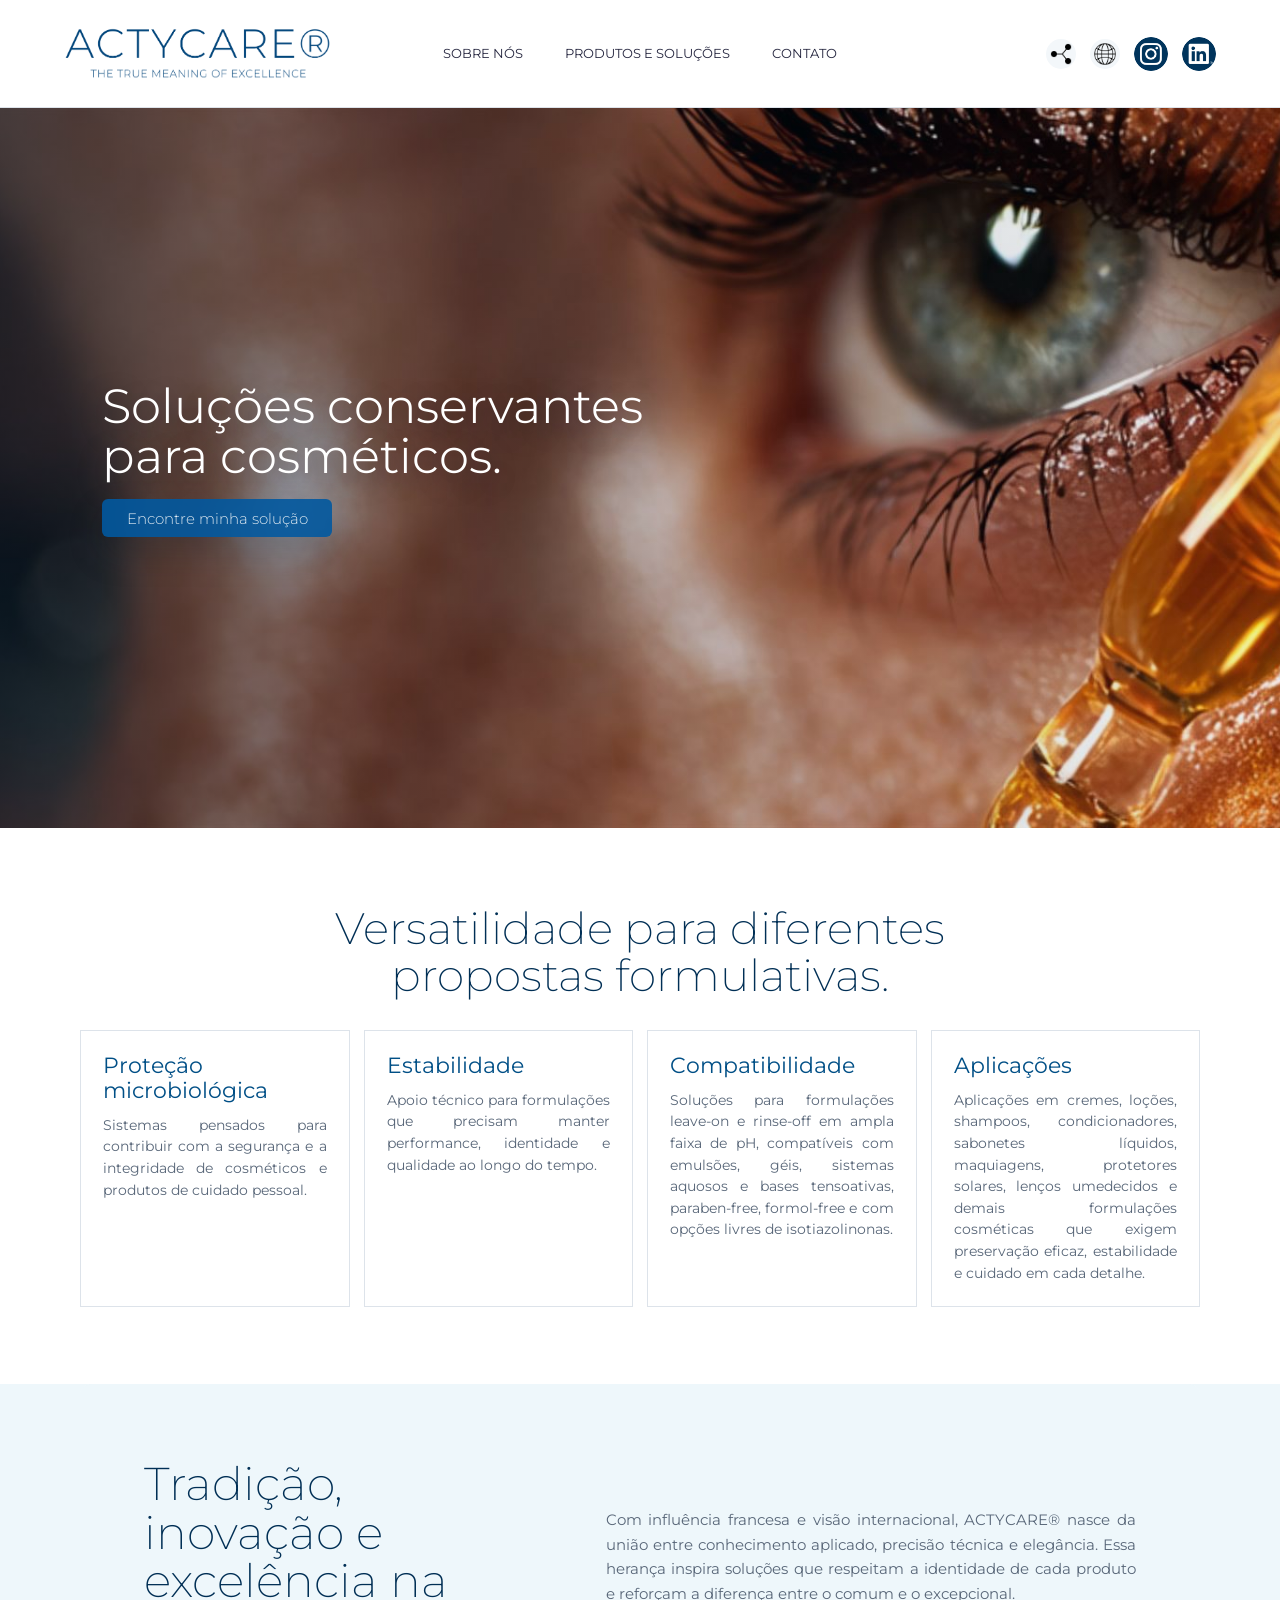
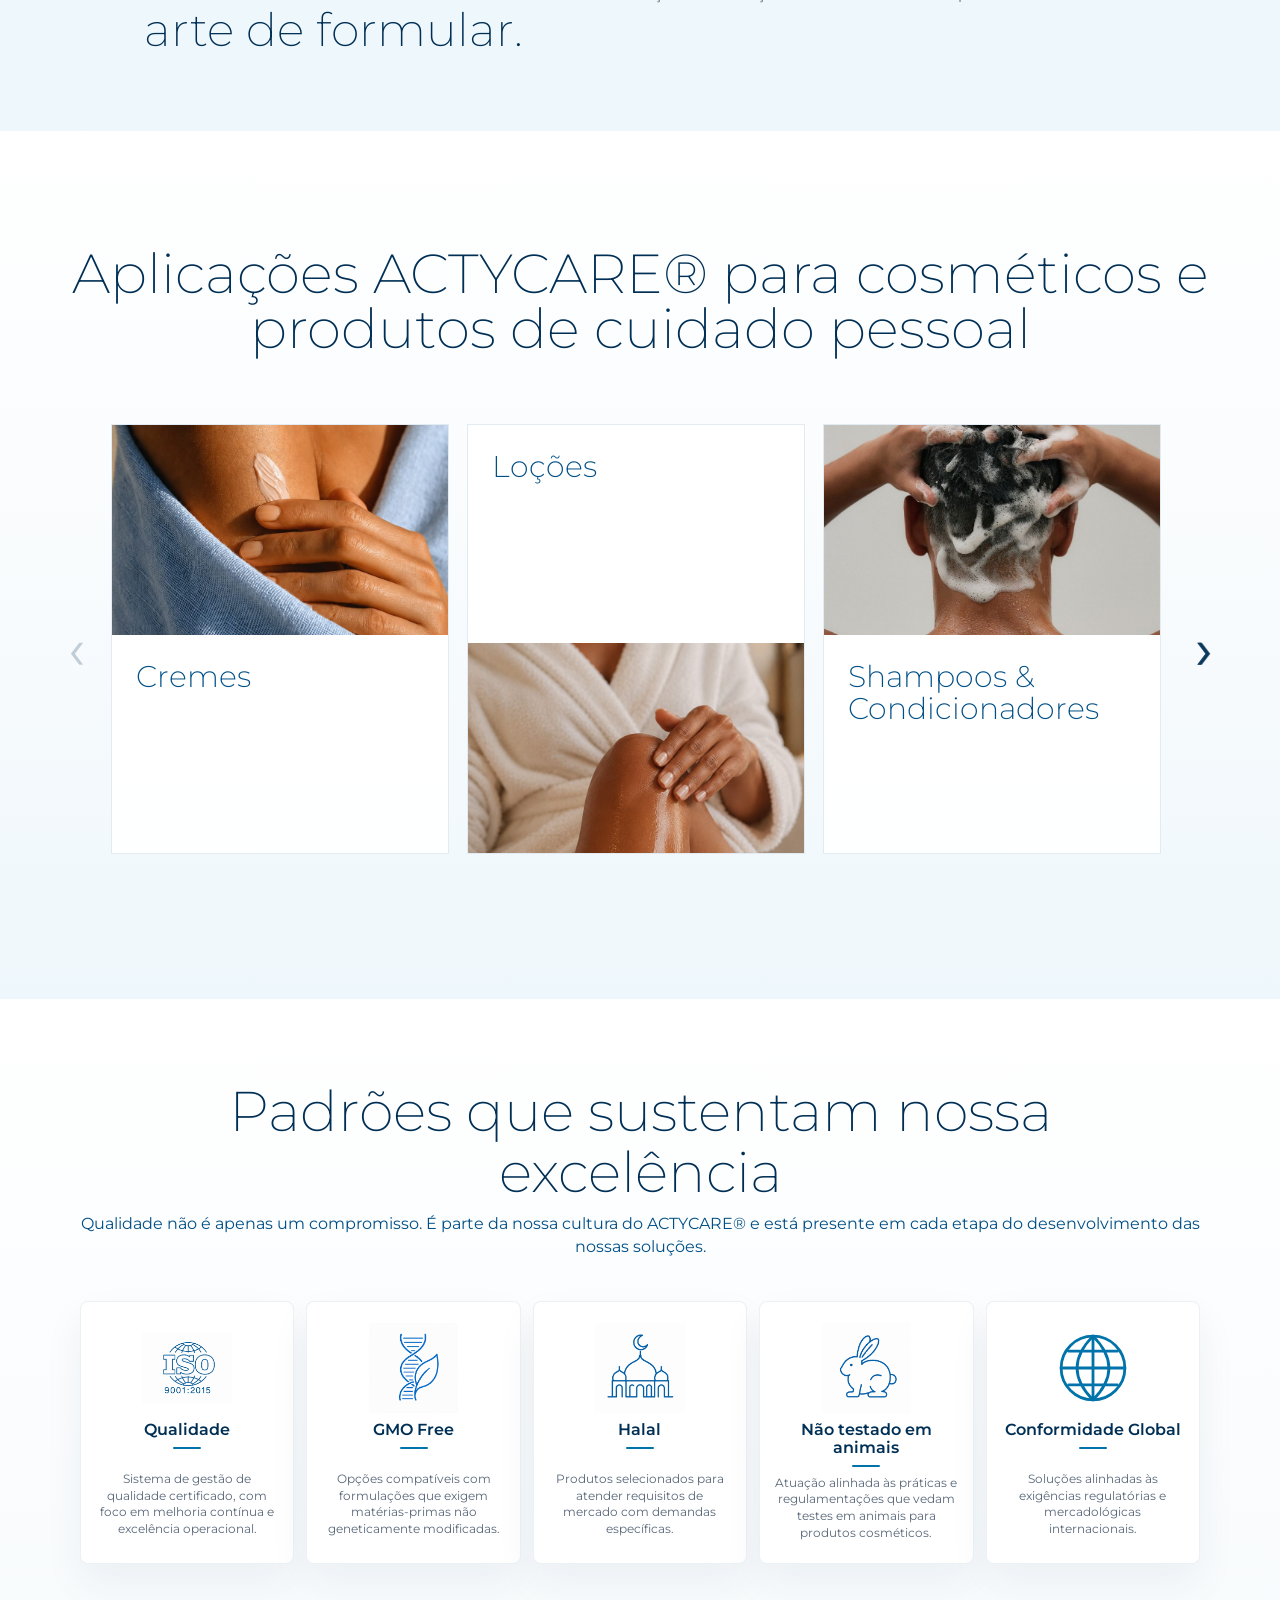
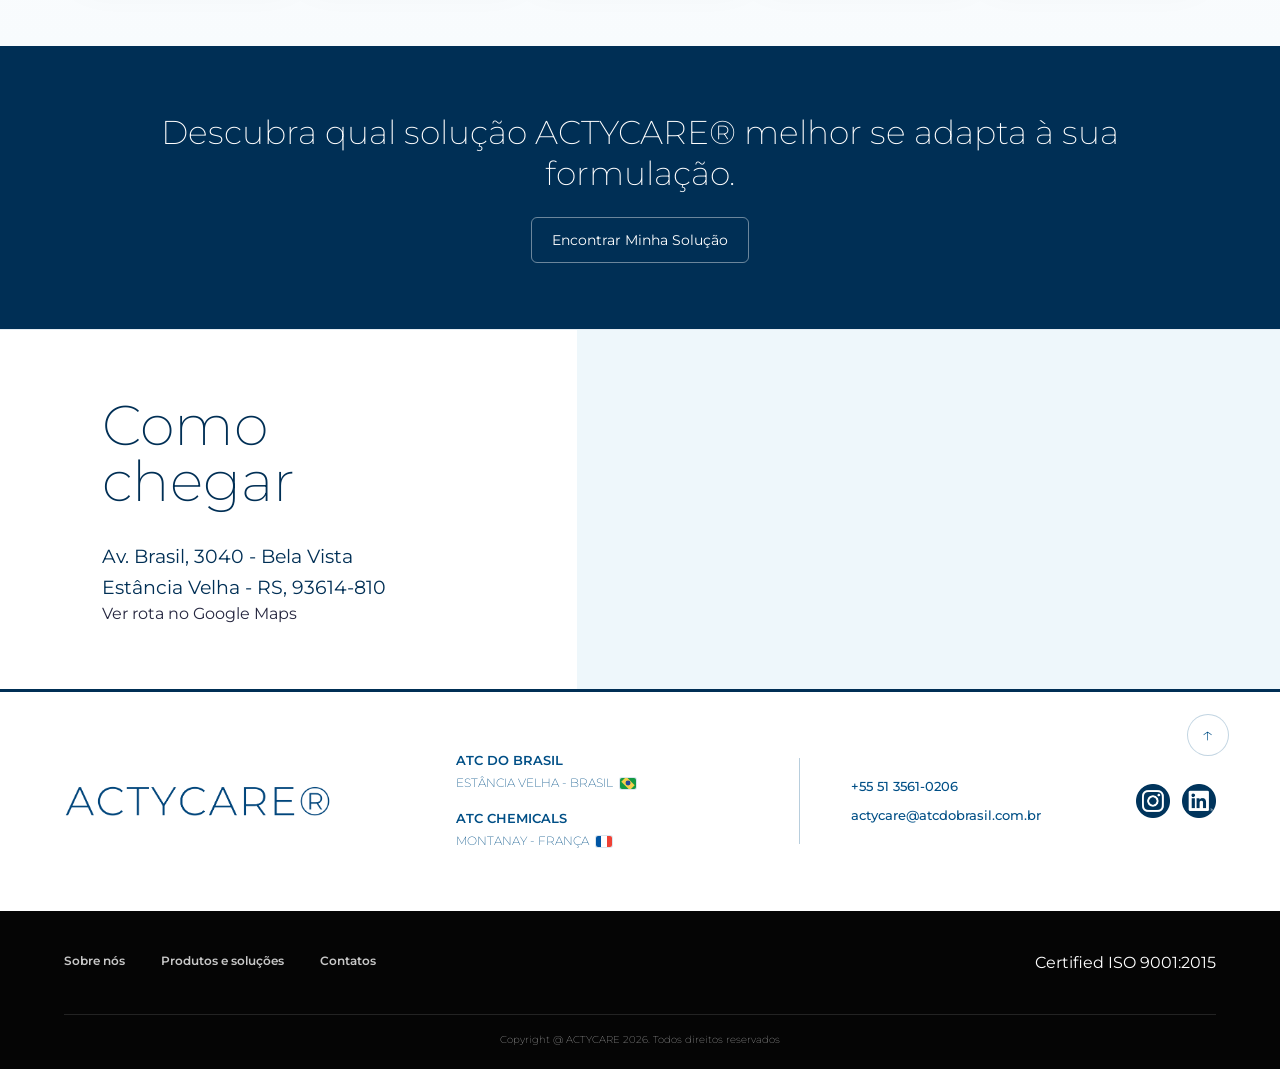
<file: index.html>
<!DOCTYPE html>
<html lang="pt-BR">

<head>
    <meta charset="UTF-8">
    <meta name="viewport" content="width=device-width, initial-scale=1.0">
    <title>Actycare</title>
    <link rel="preload" as="image" href="images/site-otimizadas/capa.jpg" fetchpriority="high">
    <link rel="stylesheet" href="Styles/estilos.css?v=20260807-v1">
    <link rel="stylesheet" href="Styles/footer.css?v=20260708-v1">
    <link rel="icon" type="image/png" href="images/atc_favicon.png">

</head>

<body class="pagina-inicial">
    <div class="primeira-dobra">
        <header class="cabecalho">
            <a href="index.html" class="logo">
                <img src="images/actycare-logo-lockup.png" alt="ACTYCARE" decoding="async">
            </a>

            <nav class="menu" id="menu-principal" aria-label="Menu principal" data-i18n-en-aria-label="Main Menu" data-i18n-es-aria-label="Menú principal">
                <a href="sobre-nos.html" data-i18n-en="ABOUT US" data-i18n-es="SOBRE NOSOTROS">SOBRE NÓS</a>
                <a href="produtos-e-solucoes.html" data-i18n-en="PRODUCTS AND SOLUTIONS" data-i18n-es="PRODUCTOS Y SOLUCIONES">PRODUTOS E SOLUÇÕES</a>
                <a href="contatos.html" data-i18n-en="CONTACT" data-i18n-es="CONTACTO">CONTATO</a>
            </nav>

            <div class="acoes-cabecalho">
                <button class="icone-cabecalho acao-utilitaria botao-compartilhar" type="button"
                    aria-label="Compartilhar esta página" data-share-button data-i18n-en-aria-label="Share this page" data-i18n-es-aria-label="Compartir esta página">
                    <img src="images/icons8-partilhar-2-50.png" alt="" loading="eager" decoding="async">
                </button>
                <div class="language-selector" data-language-selector>
                    <button class="icone-cabecalho acao-utilitaria botao-traducao" type="button"
                        aria-label="Selecionar idioma" aria-haspopup="true" aria-expanded="false"
                        data-language-toggle data-i18n-en-aria-label="" data-i18n-es-aria-label="Seleccionar idioma">
                        <img src="images/internet.png" alt="" loading="eager" decoding="async">
                    </button>
                    <div class="language-menu" role="group" aria-label="Idiomas" data-language-menu data-i18n-en-aria-label="" data-i18n-es-aria-label="Idiomas">
                        <button class="language-option" type="button" data-language-option="pt">Português</button>
                        <button class="language-option" type="button" data-language-option="en">English</button>
                        <button class="language-option" type="button" data-language-option="es">Español</button>
                    </div>
                </div>
                <a href="https://www.instagram.com/atc.brasil/" class="icone-cabecalho" target="_blank"
                    rel="noopener noreferrer" aria-label="Instagram">
                    <img src="images/instagram-circle.png" alt="" loading="eager" decoding="async">
                </a>
                <a href="https://www.linkedin.com/company/atcdobrasil/" class="icone-cabecalho" target="_blank"
                    rel="noopener noreferrer" aria-label="LinkedIn">
                    <img src="images/linkedin-circle.png" alt="" loading="eager" decoding="async">
                </a>
                <button class="botao-menu" type="button" aria-label="Abrir menu" aria-expanded="false"
                    aria-controls="menu-principal" data-i18n-en-aria-label="Open menu" data-i18n-es-aria-label="Abrir menú">
                    <span></span>
                    <span></span>
                    <span></span>
                </button>
            </div>
        </header>

        <main class="principal">
            <img src="images/site-otimizadas/capa.jpg" alt="Close de pele com aplicação cosmética" loading="eager" decoding="async" fetchpriority="high" data-i18n-en-alt="" data-i18n-es-alt="Primer plano de piel con aplicación cosmética">
           <div class="hero-cta">
                <h1 data-i18n-en="Conservative Solutions for Cosmetics" data-i18n-es="Soluciones conservantes para cosméticos.">Soluções conservantes para cosméticos.</h1>
                <a href="produtos-e-solucoes.html" data-i18n-en="Find My Solution" data-i18n-es="Encuentre mi solución">Encontre minha solução</a>
            </div>
            
        </main>
    </div>

<section class="secao-conteudo solucoes" id="solucoes">
            <div class="secao-cabecalho">
                <h2 data-i18n-en="Versatility for Different Formulation Proposals" data-i18n-es="Versatilidad para diferentes propuestas formulativas.">Versatilidade para diferentes propostas formulativas.</h2>
            </div>
            <div class="solucoes-grid">
                <div>
                    <h3 data-i18n-en="Microbiological Protection" data-i18n-es="Protección microbiológica">Proteção microbiológica</h3>
                    <p data-i18n-en="Systems designed to contribute to the safety and integrity of cosmetics and personal care products." data-i18n-es="Sistemas diseñados para contribuir a la seguridad y la integridad de cosméticos y productos de cuidado personal.">Sistemas pensados para contribuir com a segurança e a integridade de cosméticos e produtos de cuidado pessoal.</p>
                </div>
                <div>
                    <h3 data-i18n-en="Stability" data-i18n-es="Estabilidad">Estabilidade</h3>
                    <p data-i18n-en="Technical support for formulations that need to maintain performance, identity, and quality over time." data-i18n-es="Apoyo técnico para formulaciones que necesitan mantener rendimiento, identidad y calidad a lo largo del tiempo.">Apoio técnico para formulações que precisam manter performance, identidade e qualidade ao longo
                        do tempo.</p>
                </div>
                <div>

                    <h3 data-i18n-en="Compatibility" data-i18n-es="Compatibilidad">Compatibilidade</h3>
                    <p data-i18n-en="Solutions for leave-on and rinse-off cosmetic formulations, including emulsions, gels, aqueous systems,
                        surfactant bases and different platforms for personal care." data-i18n-es="Soluciones para formulaciones leave-on y rinse-off en amplia gama de pH, compatibles con emulsiones, geles, sistemas acuosos y bases tensioactivas.">
                        Soluções para formulações leave-on e rinse-off em ampla faixa de pH, compatíveis com emulsões, géis, sistemas aquosos e bases tensoativas,
                         paraben-free, formol-free e com opções livres de isotiazolinonas.</p>

                </div>
              
                <div>
                    <h3 data-i18n-en="Applications" data-i18n-es="Aplicaciones">Aplicações</h3>
                    <p data-i18n-en="Applications in creams, lotions, shampoos, conditioners, liquid soaps, makeup, sunscreens,
                        wet wipes and other cosmetic formulations that require effective preservation, stability and care in each detail." data-i18n-es="Aplicaciones en cremas, lociones, shampoos, acondicionadores, jabones líquidos, maquillajes, protectores solares,
                        toallitas húmedas y demás formulaciones cosméticas que requieren conservación eficaz, estabilidad y cuidado en cada detalle.">Aplicações em cremes, loções, shampoos, condicionadores, sabonetes líquidos, maquiagens, protetores solares,
                        lenços umedecidos e demais formulações cosméticas que exigem preservação eficaz, estabilidade e cuidado em cada detalhe.</p>
                </div>
            </div>
        </section>

    <section class="fundo-azul">
        <section class="faixa-legado ">
                <div>
                    <h2 data-i18n-en="Tradition, innovation and excellence in the art of formulation." data-i18n-es="Tradición, innovación y excelencia en el arte de formular.">Tradição, inovação e excelência na arte de formular.</h2>
                </div>
                <p data-i18n-en="With french influence and an international vision, ACTYCARE® was born from the union of applied knowledge,
                    technical precision and elegance. This legacy inspires solutions that respect the identity of each product
                    and reinforce the difference between the common and the exceptional." data-i18n-es="Con influencia francesa y visión internacional, ACTYCARE® nace de la unión entre conocimiento aplicado,
                    precisión técnica y elegancia. Este legado inspira soluciones que respetan la identidad de cada producto
                    y refuerzan la diferencia entre lo común y lo excepcional.">Com influência francesa e visão internacional, ACTYCARE® nasce da união entre conhecimento aplicado,
                    precisão técnica e elegância. Essa herança inspira soluções que respeitam a identidade de cada produto
                    e reforçam a diferença entre o comum e o excepcional.</p>
        </section>
    </section>
    <section class="applications-section" aria-labelledby="applications-title">
        <div class="applications-section__inner">
            <header class="applications-section__header">
                <h2 class="applications-section__title" id="applications-title" data-i18n-en="Actycare applications for cosmetic and personal care products" data-i18n-es="Aplicaciones ACTYCARE® para cosméticos y productos de cuidado personal">Aplicações ACTYCARE®
                    para cosméticos e produtos de cuidado pessoal</h2>
            </header>

            <div class="applications-carousel" data-applications-carousel>
                <button class="applications-carousel__button applications-carousel__button--prev" type="button"
                    aria-label="Ver aplicações anteriores" data-carousel-prev data-i18n-en-aria-label="See previous applications" data-i18n-es-aria-label="Ver aplicaciones anteriores">
                   <span aria-hidden="true">&lsaquo;</span> 
                </button>

                <div class="applications-carousel__viewport">
                    <div class="applications-carousel__track" tabindex="0" role="region" aria-label="Aplicações ACTYCARE" data-i18n-en-aria-label="ACTYCARE applications" data-i18n-es-aria-label="Aplicaciones ACTYCARE"
                        data-carousel-track>
                        
                        <article class="application-card">
                            <a class="application-card__link" href="produtos-e-solucoes.html#visao-geral">
                                <div class="application-card__image">
                                    <img src="images/site-otimizadas/hidratante.jpg" alt="Creme aplicado sobre a pele" loading="eager" decoding="async" data-i18n-en-alt="Cream applied to the skin" data-i18n-es-alt="Crema aplicada sobre la piel">
                                </div>
                                <div class="application-card__content">
                                    <h3 class="application-card__title" data-i18n-en="Creams" data-i18n-es="Cremas">Cremes</h3>
                                    <p class="application-card__text" style="color: white;">.</p>
                                </div>
                            </a>
                        </article>

                        <article class="application-card">
                            <a class="application-card__link" href="produtos-e-solucoes.html#visao-geral">
                                <div class="application-card__image">
                                    <img src="images/site-otimizadas/locao.jpg" alt="Pele hidratada com gotas de loção" loading="eager" decoding="async" data-i18n-en-alt="Lotion applied to the skin" data-i18n-es-alt="Loción aplicada sobre la piel"
                                        style="--card-image-position: 54% center;">
                                </div>
                                <div class="application-card__content">
                                    <h3 class="application-card__title" data-i18n-en="Lotions" data-i18n-es="Lociones">Loções</h3>
                                    <p class="application-card__text" style="color: white;">.</p>
                                </div>
                            </a>
                        </article>

                        <article class="application-card">
                            <a class="application-card__link" href="produtos-e-solucoes.html#visao-geral">
                                <div class="application-card__image">
                                    <img src="images/site-otimizadas/cabelo-masc.jpg" alt="Cabelo sendo lavado com shampoo" loading="eager" decoding="async" data-i18n-en-alt="Hair being washed with shampoo" data-i18n-es-alt="Cabello siendo lavado con shampoo"
                                        style="--card-image-position: 58% center;">
                                </div>
                                <div class="application-card__content">
                                    <h3 class="application-card__title" data-i18n-en="Shampoos & Conditioners" data-i18n-es="Shampoos y acondicionadores">Shampoos & Condicionadores</h3>
                                    <p class="application-card__text" style="color: white;">.</p>
                                </div>
                            </a>
                        </article>

                        <article class="application-card">
                            <a class="application-card__link" href="produtos-e-solucoes.html#visao-geral">
                                <div class="application-card__image">
                                    <img src="images/sabonete-liquido-4.png" alt="Espuma de sabonete líquido nas mãos" loading="eager" decoding="async" data-i18n-en-alt="Liquid soap foam on hands" data-i18n-es-alt="Espuma de jabón líquido en las manos"
                                        style="--card-image-position: 50% center;">
                                </div>
                                <div class="application-card__content">
                                    <h3 class="application-card__title" data-i18n-en="Liquid Soaps" data-i18n-es="Jabones líquidos">Sabonetes líquidos</h3>
                                    <p class="application-card__text" style="color: white;">.</p>
                                </div>
                            </a>
                        </article>

                        <article class="application-card">
                            <a class="application-card__link" href="produtos-e-solucoes.html#visao-geral">
                                <div class="application-card__image">
                                    <img src="images/site-otimizadas/maquiagens.jpg" alt="Aplicação de maquiagem nos cílios" loading="eager" decoding="async" data-i18n-en-alt="Makeup being applied on eyelashes" data-i18n-es-alt="Aplicación de maquillaje en las pestañas"
                                        style="--card-image-position: 46% center;">
                                </div>
                                <div class="application-card__content">
                                    <h3 class="application-card__title" data-i18n-en="Makeup" data-i18n-es="Maquillajes">Maquiagens</h3>
                                    <p class="application-card__text" style="color: white;">.</p>
                                </div>
                            </a>
                        </article>

                        <article class="application-card">
                            <a class="application-card__link" href="produtos-e-solucoes.html#visao-geral">
                                <div class="application-card__image">
                                    <img src="images/site-otimizadas/lencos-umedecidos.jpg" alt="Lenço umedecido para cuidado cosmético" data-i18n-en-alt="Moistened cloth for cosmetic care" data-i18n-es-alt="Toallita húmeda para cuidado cosmético"
                                        loading="eager" decoding="async" style="--card-image-position: 50% center;">
                                </div>
                                <div class="application-card__content">
                                    <h3 class="application-card__title" data-i18n-en="Moistened Cloths" data-i18n-es="Toallitas húmedas">Lenços umedecidos</h3>
                                    <p class="application-card__text" style="color: white;">.</p>
                                </div>
                            </a>
                        </article>
                        
                    </div>
                </div>

                <button class="applications-carousel__button applications-carousel__button--next" type="button"
                    aria-label="Ver próximas aplicações" data-carousel-next data-i18n-en-aria-label="View next applications" data-i18n-es-aria-label="Ver próximas aplicaciones">
                    <span aria-hidden="true">&rsaquo;</span>
                </button>
            </div>
        </div>
    </section>

    <section class="Regulatorios" aria-labelledby="regulatorios-title">
        <div class="Regulatorios__header">
            <h2 class="Regulatorios_title" id="regulatorios-title" data-i18n-en="Standards that sustain our excellence" data-i18n-es="Estándares que sostienen nuestra excelencia">Padrões que sustentam nossa excelência</h2>
            <h3 class="Regulatorios_subtitle" data-i18n-en="Quality is not just a commitment. It is part of our ACTYCARE® culture and is present at every stage of the development of our solutions." data-i18n-es="La calidad no es solo un compromiso. Es parte de nuestra cultura ACTYCARE® y está presente en cada etapa del desarrollo de nuestras soluciones.">Qualidade não é apenas um compromisso. É parte da nossa cultura do ACTYCARE® e está presente em cada etapa do desenvolvimento das nossas soluções.</h3>
        </div>

        <div class="Regulatorios__content">
            <article class="Regulatorios__item">
                <div class="Regulatorios__item-image">
                    <img src="images/regulatorios/iso9001.png" alt="Ícone ISO 9001" loading="lazy" decoding="async" data-i18n-en-alt="ISO 9001 icon" data-i18n-es-alt="Ícono ISO 9001">
                </div>
                <h3 data-i18n-en="ISO 9001" data-i18n-es="ISO 9001">Qualidade</h3>
                <p data-i18n-en="Certified quality management system focused on continuous improvement and operational excellence." data-i18n-es="Sistema de gestión de calidad certificado, con foco en mejora continua y excelencia operacional.">Sistema de gestão de qualidade certificado, com foco em melhoria contínua e excelência operacional.</p>
            </article>

            <article class="Regulatorios__item">
                <div class="Regulatorios__item-image">
                    <img src="images/regulatorios/gmo-free.png" alt="Ícone GMO Free" loading="lazy" decoding="async" data-i18n-en-alt="GMO Free icon" data-i18n-es-alt="Ícono GMO Free">
                </div>
                <h3 data-i18n-en="GMO Free" data-i18n-es="GMO Free">GMO Free</h3>
                <p data-i18n-en="Options compatible with formulations that require non-genetically modified raw materials." data-i18n-es="Opciones compatibles con formulaciones que requieren materias primas no modificadas genéticamente.">Opções compatíveis com formulações que exigem matérias-primas não geneticamente modificadas.</p>
            </article>

            <article class="Regulatorios__item">
                <div class="Regulatorios__item-image">
                    <img src="images/regulatorios/halall.png" alt="Ícone Halal" loading="lazy" decoding="async" data-i18n-en-alt="Halal icon" data-i18n-es-alt="Ícono Halal">
                </div>
                <h3 data-i18n-en="Halal" data-i18n-es="Halal">Halal</h3>
                <p data-i18n-en="Selected products to meet market requirements with specific demands." data-i18n-es="Productos seleccionados para atender requisitos de mercado con demandas específicas.">Produtos selecionados para atender requisitos de mercado com demandas específicas.</p>
            </article>

            <article class="Regulatorios__item">
                <div class="Regulatorios__item-image">
                    <img src="images/regulatorios/coelho.png" alt="Ícone não testado em animais" loading="lazy" decoding="async" data-i18n-en-alt="Not tested on animals icon" data-i18n-es-alt="Ícono no probado en animales">
                </div>
                <h3 data-i18n-en="Not tested on animals" data-i18n-es="No probado en animales">Não testado em animais</h3>
                <p data-i18n-en="Operations aligned with practices and regulations that prohibit animal testing for cosmetic products." data-i18n-es="Actuación alineada con prácticas y regulaciones que prohíben pruebas en animales para productos cosméticos.">Atuação alinhada às práticas e regulamentações que vedam testes em animais para produtos cosméticos.</p>
            </article>

            <article class="Regulatorios__item">
                <div class="Regulatorios__item-image">
                    <img src="images/regulatorios/conformidade-global.svg" alt="Ícone conformidade global" loading="lazy" decoding="async" data-i18n-en-alt="Global compliance icon" data-i18n-es-alt="Ícono conformidad global">
                </div>
                <h3 data-i18n-en="Global Compliance" data-i18n-es="Conformidad Global">Conformidade Global</h3>
                <p data-i18n-en="Solutions aligned with international regulatory and market requirements." data-i18n-es="Soluciones alineadas con las exigencias regulatorias y mercadológicas internacionales.">Soluções alinhadas às exigências regulatórias e mercadológicas internacionais.</p>
            </article>

        </div>
    </section>

     <section class="cta-contato" id="contato">
            <h2 data-i18n-en="Discover which ACTYCARE® solution best adapts to your formulation." data-i18n-es="Descubra qué solución ACTYCARE® se adapta mejor a su formulación.">Descubra qual solução ACTYCARE® melhor se adapta à sua formulação.</h2>
            <a href="contatos.html" data-i18n-en="Find my solution" data-i18n-es="Encuentre mi solución">Encontrar Minha Solução</a>
        </section>
    
    <section class="onde-estamos" aria-labelledby="onde-estamos-titulo">
            <div class="onde-estamos__conteudo">
                <h2 id="onde-estamos-titulo" data-i18n-en="How to find us" data-i18n-es="Cómo llegar">Como chegar</h2>
                <address>
                    Av. Brasil, 3040 - Bela Vista<br>
                    Estância Velha - RS, 93614-810
                </address>
                <a href="https://www.google.com/maps/search/?api=1&query=Av.%20Brasil%2C%203040%20-%20Das%20Quintas%2C%20Est%C3%A2ncia%20Velha%20-%20RS%2C%2093600-000"
                    target="_blank" rel="noopener noreferrer" data-i18n-en="View route on Google Maps" data-i18n-es="Ver ruta en Google Maps">Ver rota no Google Maps</a>
            </div>

            <div class="onde-estamos__mapa">
                <iframe
                    title="Mapa da ATC do Brasil em Estância Velha" data-i18n-en-title="ATC Brazil map in Estância Velha" data-i18n-es-title="Mapa de ATC do Brasil en Estância Velha"
                    src="https://www.google.com/maps?q=Av.%20Brasil%2C%203040%20-%20Das%20Quintas%2C%20Est%C3%A2ncia%20Velha%20-%20RS%2C%2093600-000&output=embed"
                    loading="lazy"
                    referrerpolicy="no-referrer-when-downgrade"
                    allowfullscreen>
                </iframe>
            </div>
        </section>

    <actycare-footer></actycare-footer>

    <script src="Script/i18n.js?v=20260708-v1"></script>
    <script src="Script/footer.js?v=20260708-v1"></script>
    <script src="Script/menu.js?v=20260708-v1"></script>
    <script src="Script/applications.js?v=20260708-v1"></script>
</body>

</html>
</file>
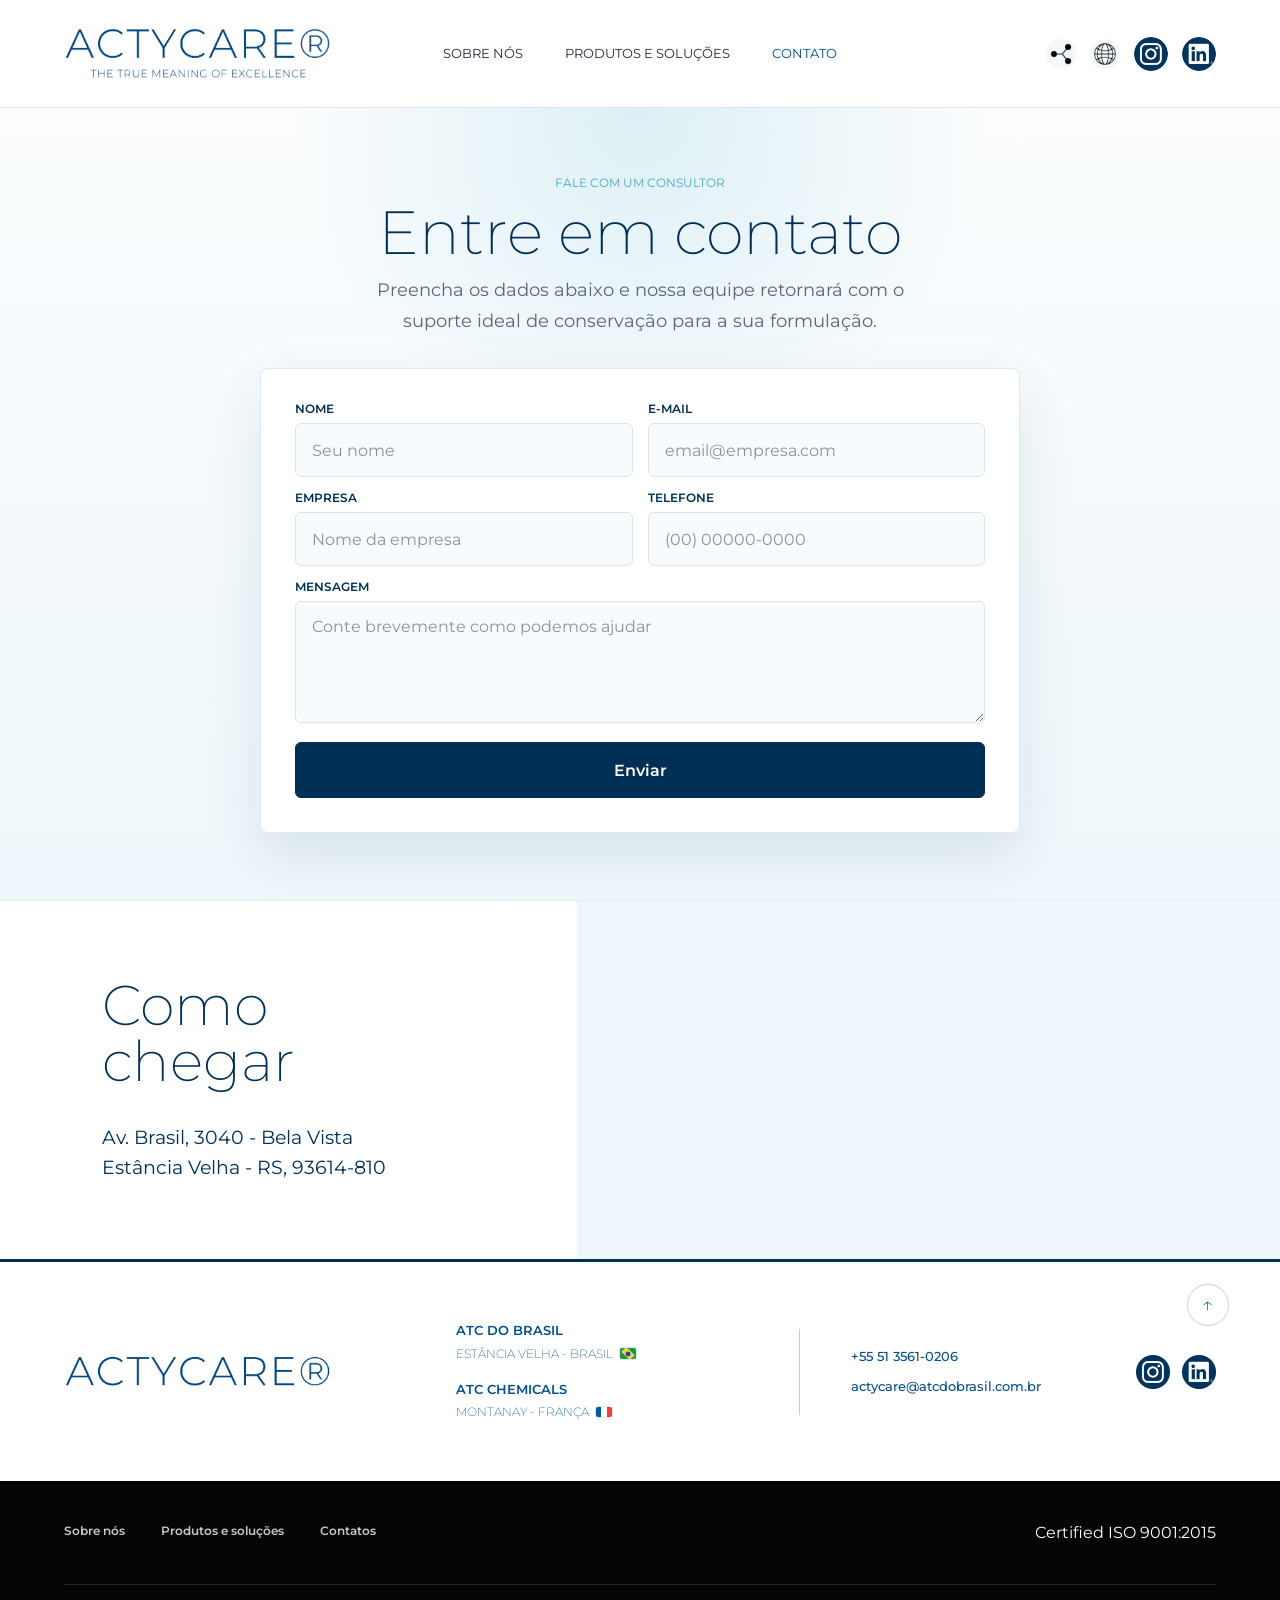
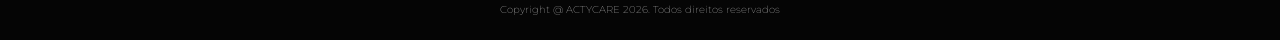
<file: contatos.html>
<!DOCTYPE html>
<html lang="pt-BR">

<head>
    <meta charset="UTF-8">
    <meta name="viewport" content="width=device-width, initial-scale=1.0">
    <title data-i18n-en="Contact | Actycare" data-i18n-es="Contacto | Actycare">Contatos | Actycare</title>
    <link rel="stylesheet" href="Styles/estilos.css?v=20260807-v1">
    <link rel="stylesheet" href="Styles/footer.css?v=20260708-v1">
    <link rel="icon" type="image/png" href="images/atc_favicon.png">
</head>

<body class="pagina-contato">
    <header class="cabecalho">
        <a href="index.html" class="logo">
            <img src="images/actycare-logo-lockup.png" alt="ACTYCARE" loading="eager" decoding="async">
        </a>

        <nav class="menu" id="menu-principal" aria-label="Menu principal" data-i18n-en-aria-label="main menu" data-i18n-es-aria-label="menu principal">
            <a href="sobre-nos.html" data-i18n-en="ABOUT US" data-i18n-es="SOBRE NOSOTROS">SOBRE NÓS</a>
            <a href="produtos-e-solucoes.html" data-i18n-en="PRODUCTS AND SOLUTIONS" data-i18n-es="PRODUCTOS Y SOLUCIONES">PRODUTOS E SOLUÇÕES</a>
            <a href="contatos.html" aria-current="page" data-i18n-en="CONTACT" data-i18n-es="CONTACTO">CONTATO</a>
        </nav>

        <div class="acoes-cabecalho">
            <button class="icone-cabecalho acao-utilitaria botao-compartilhar" type="button"
                aria-label="Compartilhar esta página" data-share-button data-i18n-en-aria-label="Share this page" data-i18n-es-aria-label="Compartir esta página">
                <img src="images/icons8-partilhar-2-50.png" alt="" loading="eager" decoding="async">
            </button>
            <div class="language-selector" data-language-selector>
                <button class="icone-cabecalho acao-utilitaria botao-traducao" type="button"
                    aria-label="Selecionar idioma" aria-haspopup="true" aria-expanded="false"
                    data-language-toggle data-i18n-en-aria-label="Translate" data-i18n-es-aria-label="Traducir">
                    <img src="images/internet.png" alt="" loading="eager" decoding="async">
                </button>
                <div class="language-menu" role="group" aria-label="Idiomas" data-language-menu data-i18n-en-aria-label="Languages" data-i18n-es-aria-label="Idiomas">
                    <button class="language-option" type="button" data-language-option="pt">Português</button>
                    <button class="language-option" type="button" data-language-option="en">English</button>
                    <button class="language-option" type="button" data-language-option="es">Español</button>
                </div>
            </div>
            <a href="https://www.instagram.com/atc.brasil/" class="icone-cabecalho" target="_blank"
                rel="noopener noreferrer" aria-label="Instagram">
                <img src="images/instagram-circle.png" alt="" loading="eager" decoding="async">
            </a>
            <a href="https://www.linkedin.com/company/atcdobrasil/" class="icone-cabecalho" target="_blank"
                rel="noopener noreferrer" aria-label="LinkedIn">
                <img src="images/linkedin-circle.png" alt="" loading="eager" decoding="async">
            </a>
            <button class="botao-menu" type="button" aria-label="Abrir menu" aria-expanded="false"
                aria-controls="menu-principal" data-i18n-en-aria-label="Open menu" data-i18n-es-aria-label="Abrir menú">
                <span></span>
                <span></span>
                <span></span>
            </button>
        </div>
    </header>

    <main>
        <section class="container contato-section" aria-labelledby="contato-titulo">
            <div class="contato-intro">
                <p class="eyebrow" data-i18n-en="Talk to a consultant" data-i18n-es="Hable con un consultor">Fale com um consultor</p>
                <h1 id="contato-titulo" data-i18n-en="Contact us" data-i18n-es="Contáctenos">Entre em contato</h1>
                <p data-i18n-en="Fill in the information below and our team will get back to you with the ideal preservation support for your formulation." 
                data-i18n-es="Completa los datos a continuación y nuestro equipo se pondrá en contacto contigo con el soporte de conservación ideal para tu formulación">
                    Preencha os dados abaixo e nossa equipe retornará com o suporte ideal de conservação para a sua formulação.</p>
            </div>

            <div class="contato-card">
                <form action="https://api.web3forms.com/submit" method="POST">
                    <input type="hidden" name="access_key" value="4d49fbeb-51b4-4cb4-a090-07d61e65df94">
                    <label>
                        <span data-i18n-en="Name" data-i18n-es="Nombre">Nome</span>
                        <input type="text" name="name" placeholder="Seu nome" autocomplete="name" required data-i18n-en-placeholder="Your name" data-i18n-es-placeholder="Tu nombre">
                    </label>
                    <label>
                        <span>E-mail</span>
                        <input type="email" name="email" placeholder="email@empresa.com" autocomplete="email" data-i18n-en-placeholder="companyemail@company.com" data-i18n-es-placeholder="emaildelaempresa@empresa.com"
                            required>
                    </label>
                    <label>
                        <span data-i18n-en="Company" data-i18n-es="Empresa">Empresa</span>
                        <input type="text" name="company" placeholder="Nome da empresa" autocomplete="organization" data-i18n-en-placeholder="Company name" data-i18n-es-placeholder="nombre de la empresa"
                            required>
                    </label>
                    <label>
                        <span data-i18n-en="Phone" data-i18n-es="Teléfono">Telefone</span>
                        <input type="tel" name="phone" placeholder="(00) 00000-0000" autocomplete="tel">
                    </label>
                    <label class="campo-mensagem">
                        <span data-i18n-en="Message" data-i18n-es="Mensaje">Mensagem</span>
                        <textarea name="message" placeholder="Conte brevemente como podemos ajudar" required data-i18n-en-placeholder="Tell us how we can help" data-i18n-es-placeholder="Cuéntenos cómo podemos ayudar"></textarea>
                    </label>
                    <button type="submit" data-i18n-en="Send" data-i18n-es="Enviar">Enviar</button>
                </form>
            </div>
        </section>

        <section class="onde-estamos" aria-labelledby="onde-estamos-titulo">
            <div class="onde-estamos__conteudo">
                <h2 id="onde-estamos-titulo" data-i18n-en="How to find us" data-i18n-es="Cómo llegar">Como chegar</h2>
                <address>
                    Av. Brasil, 3040 - Bela Vista<br>
                    Estância Velha - RS, 93614-810
                </address>
            </div>

            <div class="onde-estamos__mapa">
                <iframe
                    title="Mapa da ATC do Brasil em Estância Velha" data-i18n-en-title="Map of ATC Brazil in Estância Velha" data-i18n-es-title="Mapa de la ATC de Brasil en Estância Velha"
                    src="https://www.google.com/maps?q=Av.%20Brasil%2C%203040%20-%20Das%20Quintas%2C%20Est%C3%A2ncia%20Velha%20-%20RS%2C%2093600-000&output=embed"
                    loading="lazy"
                    referrerpolicy="no-referrer-when-downgrade"
                    allowfullscreen>
                </iframe>
            </div>
        </section>
    </main>

    <actycare-footer></actycare-footer>
    <script src="Script/i18n.js?v=20260708-v1"></script>
    <script src="Script/footer.js?v=20260708-v1"></script>
    <script src="Script/menu.js?v=20260708-v1"></script>
</body>

</html>
</file>
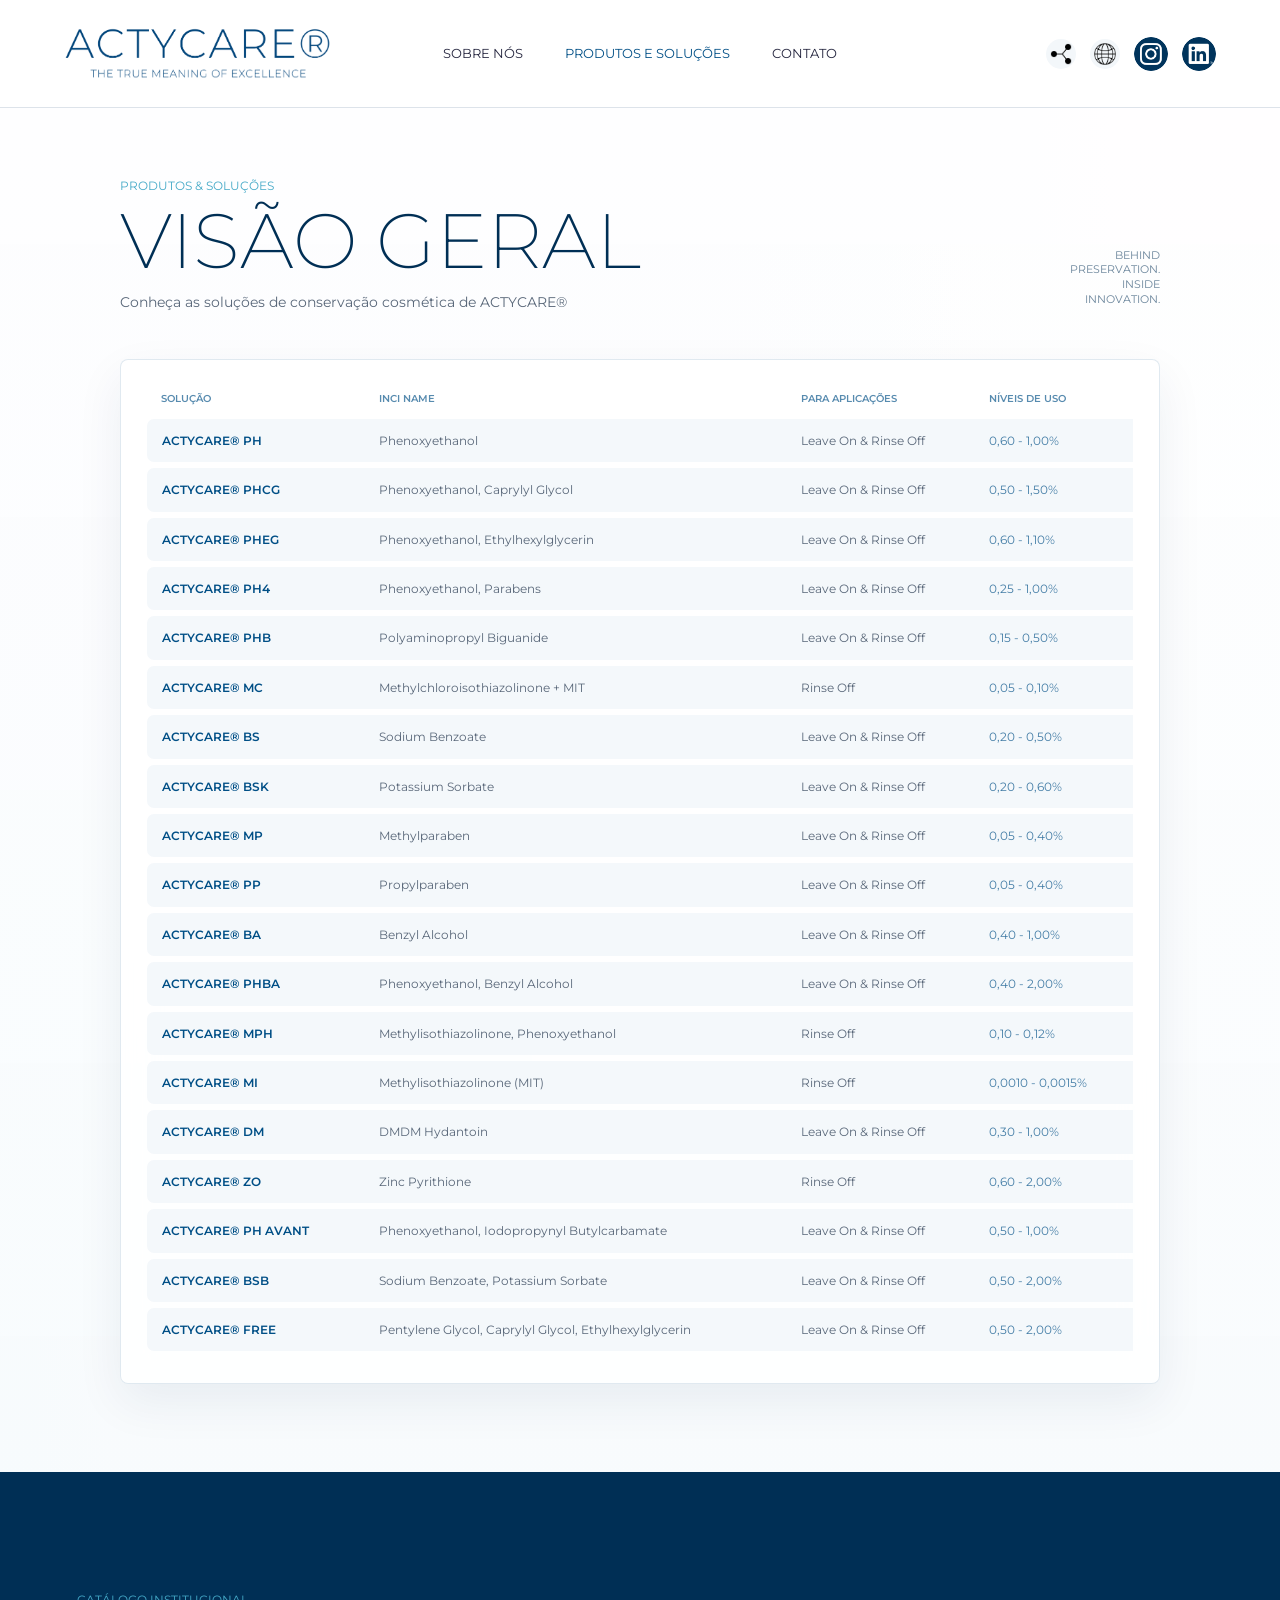
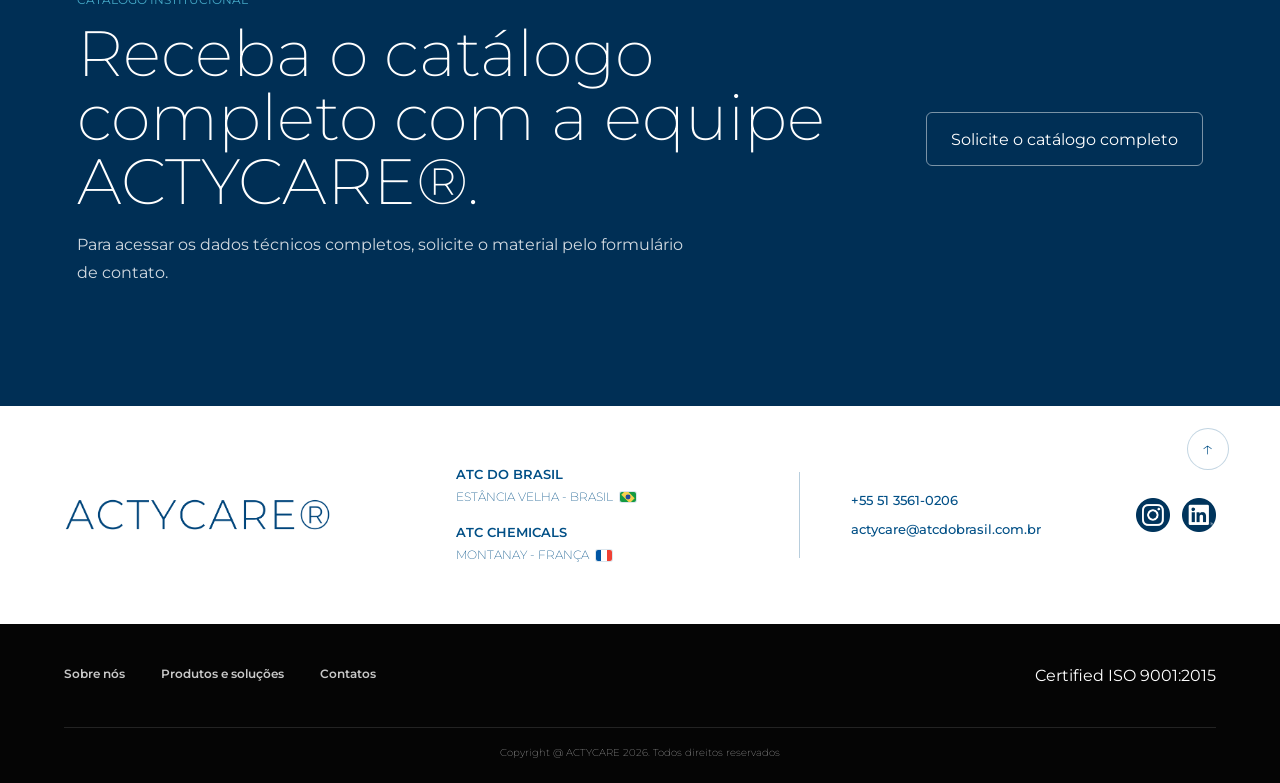
<file: produtos-e-solucoes.html>
<!DOCTYPE html>
<html lang="pt-BR">

<head>
    <meta charset="UTF-8">
    <meta name="viewport" content="width=device-width, initial-scale=1.0">
    <title data-i18n-en="Products & Solutions | Actycare" data-i18n-es="Productos & Soluciones | Actycare">Produtos & Soluções | Actycare</title>
    <link rel="stylesheet" href="Styles/estilos.css?v=20260807-v1">
    <link rel="stylesheet" href="Styles/footer.css?v=20260708-v1">
    <link rel="icon" type="image/png" href="images/atc_favicon.png">
</head>

<body class="pagina-produtos">
    <header class="cabecalho">
        <a href="index.html" class="logo">
            <img src="images/actycare-logo-lockup.png" alt="ACTYCARE - The true meaning of excellence" loading="eager" decoding="async" data-i18n-en-alt="" data-i18n-es-alt="">
        </a>

        <nav class="menu" id="menu-principal" aria-label="Menu principal" data-i18n-en-aria-label="Main Menu" data-i18n-es-aria-label="Menú principal">
            <a href="sobre-nos.html" data-i18n-en="ABOUT US" data-i18n-es="SOBRE NOSOTROS">SOBRE NÓS</a>
            <a href="produtos-e-solucoes.html" aria-current="page" data-i18n-en="PRODUCTS AND SOLUTIONS" data-i18n-es="PRODUCTOS Y SOLUCIONES">PRODUTOS E SOLUÇÕES</a>
            <a href="contatos.html" data-i18n-en="CONTACT" data-i18n-es="CONTACTO">CONTATO</a>
        </nav>

        <div class="acoes-cabecalho">
            <button class="icone-cabecalho acao-utilitaria botao-compartilhar" type="button"
                aria-label="Compartilhar esta página" data-share-button data-i18n-en-aria-label="Share this page" data-i18n-es-aria-label="Compartir esta página">
                <img src="images/icons8-partilhar-2-50.png" alt="" loading="eager" decoding="async">
            </button>
            <div class="language-selector" data-language-selector>
                <button class="icone-cabecalho acao-utilitaria botao-traducao" type="button"
                    aria-label="Selecionar idioma" aria-haspopup="true" aria-expanded="false"
                    data-language-toggle data-i18n-en-aria-label="Select language" data-i18n-es-aria-label="Seleccionar idioma">
                    <img src="images/internet.png" alt="" loading="eager" decoding="async">
                </button>
                <div class="language-menu" role="group" aria-label="Idiomas" data-language-menu data-i18n-en-aria-label="Languages" data-i18n-es-aria-label="Idiomas">
                    <button class="language-option" type="button" data-language-option="pt">Português</button>
                    <button class="language-option" type="button" data-language-option="en">English</button>
                    <button class="language-option" type="button" data-language-option="es">Español</button>
                </div>
            </div>
            <a href="https://www.instagram.com/atc.brasil/" class="icone-cabecalho" target="_blank"
                rel="noopener noreferrer" aria-label="Instagram">
                <img src="images/instagram-circle.png" alt="" loading="eager" decoding="async">
            </a>
            <a href="https://www.linkedin.com/company/atcdobrasil/" class="icone-cabecalho" target="_blank"
                rel="noopener noreferrer" aria-label="LinkedIn">
                <img src="images/linkedin-circle.png" alt="" loading="eager" decoding="async">
            </a>
            <button class="botao-menu" type="button" aria-label="Abrir menu" aria-expanded="false"
                aria-controls="menu-principal" data-i18n-en-aria-label="Open menu" data-i18n-es-aria-label="Abrir menú">
                <span></span>
                <span></span>
                <span></span>
            </button>
        </div>
    </header>

    <main>
        <section class="produtos-overview" id="visao-geral" aria-labelledby="produtos-titulo">
            <div class="produtos-overview__cabecalho reveal">
                <div>
                    <p class="eyebrow" data-i18n-en="Products & Solutions" data-i18n-es="Productos & Soluciones">Produtos & Soluções</p>
                    <h1 id="produtos-titulo" data-i18n-en="General Overview" data-i18n-es="Visión General">VISÃO GERAL</h1>
                    <p data-i18n-en="Discover the conservation solutions from ACTYCARE®" data-i18n-es="Conoce las soluciones de conservación cosmética de ACTYCARE®">Conheça as soluções de conservação cosmética de ACTYCARE®</p>
                </div>
                <p class="produtos-manifesto" data-i18n-en="" data-i18n-es="">BEHIND<br>PRESERVATION.<br>INSIDE<br>INNOVATION.</p>
            </div>

            <div class="produtos-tabela-shell" data-product-overview>
                <table class="produtos-tabela" aria-label="Visão geral dos produtos ACTYCARE" data-i18n-en-aria-label="" data-i18n-es-aria-label="">
                    <thead>
                        <tr>
                            <th data-i18n-en="Solution" data-i18n-es="Solución">Solução</th>
                            <th>INCI Name</th>
                            <th data-i18n-en="Applications" data-i18n-es="Aplicaciones">Para aplicações</th>
                            <th data-i18n-en="Usage levels" data-i18n-es="Niveis de uso">Níveis de uso</th>
                        </tr>
                    </thead>
                    <tbody data-products-body>
                    </tbody>
                </table>
            </div>
        </section>

        <section class="produtos-catalogo reveal">
            <div>
                <p class="eyebrow" data-i18n-en="Institutional catalog" data-i18n-es="Catálogo institucional">Catálogo institucional</p>
                <h2 data-i18n-en="Receive the complete catalog with the ACTYCARE® team." data-i18n-es="Recibe el catálogo completo con el equipo ACTYCARE®.">Receba o catálogo completo com a equipe ACTYCARE®.</h2>
                <p data-i18n-en="To access the complete technical data, request the material through the contact form." data-i18n-es="Para acceder a los datos técnicos completos, solicita el material a través del formulario de contacto.">Para acessar os dados técnicos completos, solicite o material pelo formulário de contato.</p>
            </div>
            <a href="contatos.html" data-i18n-en="Request the complete catalog" data-i18n-es="Solicita el catálogo completo">Solicite o catálogo completo</a>
        </section>
    </main>

    <actycare-footer></actycare-footer>

    <script src="Script/i18n.js?v=20260708-v1"></script>
    <script src="Script/footer.js?v=20260708-v1"></script>
    <script src="Script/menu.js?v=20260708-v1"></script>
    <script src="Script/produtos.js?v=20260807-v1"></script>
</body>

</html>
</file>
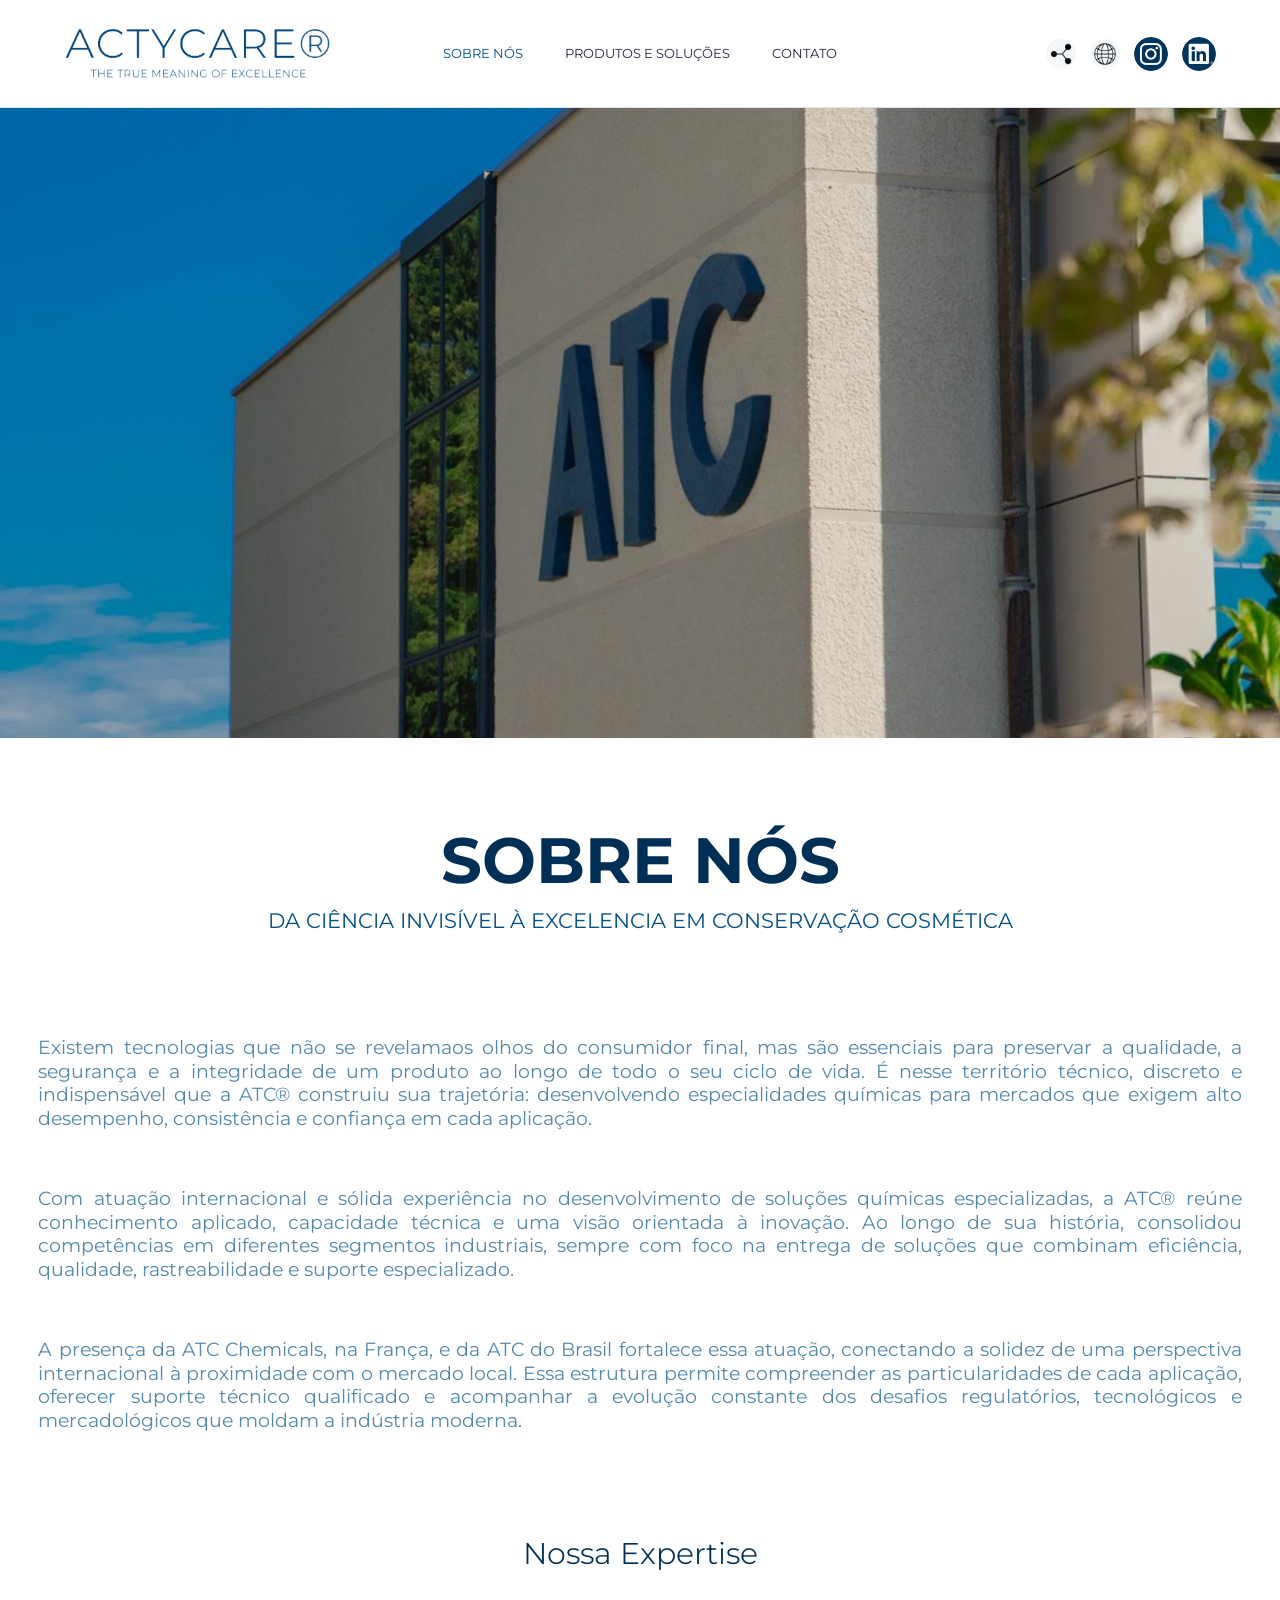
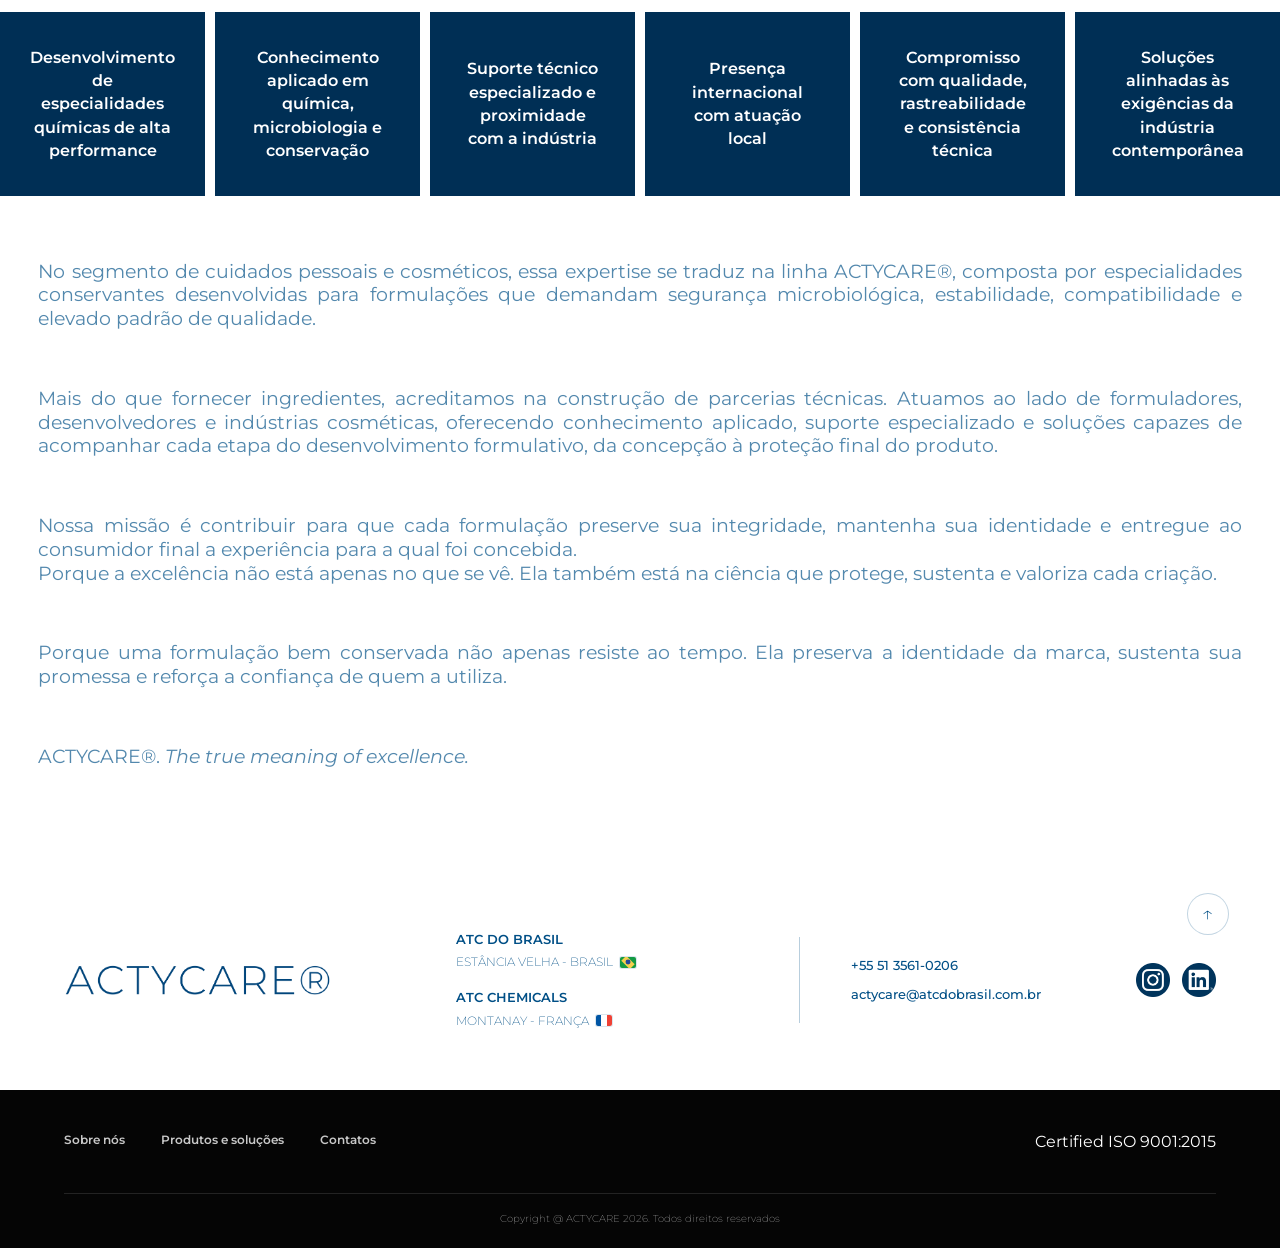
<file: sobre-nos.html>
<!DOCTYPE html>
<html lang="pt-BR">

<head>
    <meta charset="UTF-8">
    <meta name="viewport" content="width=device-width, initial-scale=1.0">
    <title data-i18n-en="About us | Actycare" data-i18n-es="Sobre nosotros | Actycare">Sobre nós | Actycare</title>
    <link rel="preload" as="image" href="images/site-otimizadas/atc-franca.jpg" fetchpriority="high">
    <link rel="stylesheet" href="Styles/estilos.css?v=20260807-v1">
    <link rel="stylesheet" href="Styles/footer.css?v=20260708-v1">
    <link rel="icon" type="image/png" href="images/atc_favicon.png">
</head>

<body class="pagina-sobre">
    <header class="cabecalho">
        <a href="index.html" class="logo">
            <img src="images/actycare-logo-lockup.png" alt="ACTYCARE - The true meaning of excellence" loading="eager" decoding="async" data-i18n-en-alt="" data-i18n-es-alt="">
        </a>

        <nav class="menu" id="menu-principal" aria-label="Menu principal" data-i18n-en-aria-label="Main menu" data-i18n-es-aria-label="Menú principal">
            <a href="sobre-nos.html" aria-current="page" data-i18n-en="ABOUT US" data-i18n-es="SOBRE NOSOTROS">SOBRE NÓS</a>
            <a href="produtos-e-solucoes.html" data-i18n-en="PRODUCTS AND SOLUTIONS" data-i18n-es="PRODUCTOS Y SOLUCIONES">PRODUTOS E SOLUÇÕES</a>
            <a href="contatos.html" data-i18n-en="CONTACT" data-i18n-es="CONTACTO">CONTATO</a>
        </nav>

        <div class="acoes-cabecalho">
            <button class="icone-cabecalho acao-utilitaria botao-compartilhar" type="button"
                aria-label="Compartilhar esta página" data-share-button data-i18n-en-aria-label="Share this page" data-i18n-es-aria-label="Compartir esta página">
                <img src="images/icons8-partilhar-2-50.png" alt="" loading="eager" decoding="async">
            </button>
            <div class="language-selector" data-language-selector>
                <button class="icone-cabecalho acao-utilitaria botao-traducao" type="button"
                    aria-label="Selecionar idioma" aria-haspopup="true" aria-expanded="false"
                    data-language-toggle data-i18n-en-aria-label="Select language" data-i18n-es-aria-label="Seleccionar idioma">
                    <img src="images/internet.png" alt="" loading="eager" decoding="async">
                </button>
                <div class="language-menu" role="group" aria-label="Idiomas" data-language-menu data-i18n-en-aria-label="Languages" data-i18n-es-aria-label="Idiomas">
                    <button class="language-option" type="button" data-language-option="pt">Português</button>
                    <button class="language-option" type="button" data-language-option="en">English</button>
                    <button class="language-option" type="button" data-language-option="es">Español</button>
                </div>
            </div>
            <a href="https://www.instagram.com/atc.brasil/" class="icone-cabecalho" target="_blank"
                rel="noopener noreferrer" aria-label="Instagram">
                <img src="images/instagram-circle.png" alt="" loading="eager" decoding="async">
            </a>
            <a href="https://www.linkedin.com/company/atcdobrasil/" class="icone-cabecalho" target="_blank"
                rel="noopener noreferrer" aria-label="LinkedIn">
                <img src="images/linkedin-circle.png" alt="" loading="eager" decoding="async">
            </a>
            <button class="botao-menu" type="button" aria-label="Abrir menu" aria-expanded="false"
                aria-controls="menu-principal" data-i18n-en-aria-label="Open menu" data-i18n-es-aria-label="Abrir menú">
                <span></span>
                <span></span>
                <span></span>
            </button>
        </div>
    </header>

    <main>
        <div class="sobre-hero">
            <img src="images/site-otimizadas/atc-franca.jpg" alt="Equipe técnica em laboratório" loading="eager" decoding="async" fetchpriority="high" data-i18n-en-alt="" data-i18n-es-alt="">
        </div>

        <section class="sobre-intro secao-conteudo">
            <div class="secao-cabecalho">
                <h1 data-i18n-en="ABOUT US" data-i18n-es="SOBRE NOSOTROS">SOBRE NÓS</h1>
                <h2 class="visually-hidden" data-i18n-en="Our Story and Values" data-i18n-es="NUESTRA HISTORIA Y VALORES">Nossa história e valores</h2>
                <h3 data-i18n-en="FROM THE INVISIBLE SCIENCE TO COSMETIC CONSERVATION EXCELLENCE" data-i18n-es="DE LA CIENCIA INVISÍBLE A LA EXCELENCIA EN CONSERVACIÓN COSMÉTICA">DA CIÊNCIA INVISÍVEL À EXCELENCIA EM CONSERVAÇÃO COSMÉTICA</h3>
            </div>
            <div class="texto-colunas">
                <p data-i18n-en="There are technologies that do not reveal themselves to the eyes of the end consumer, yet they are 
                essential to preserving the quality, safety, and integrity of a product throughout its entire life cycle. It is in this 
                technical, discreet, and indispensable field that ATC® has built its path: developing chemical specialties for markets that
                 demand high performance, consistency, and trust in every application."
                data-i18n-es="Existen tecnologías que no se revelan ante 
                 los ojos del consumidor final, pero que son esenciales para preservar la calidad, la seguridad y la integridad de un producto a lo 
                 largo de todo su ciclo de vida. Es en este territorio técnico, discreto e indispensable donde ATC® ha construido su trayectoria: 
                 desarrollando especialidades químicas para mercados que exigen alto desempeño, consistencia y confianza en cada aplicación.">
                 Existem tecnologias que não se revelamaos olhos do consumidor final, mas são essenciais para preservar
                     a qualidade, a segurança e a integridade de um produto ao longo de todo o seu ciclo de vida. É nesse
                      território técnico, discreto e indispensável que a ATC® construiu sua trajetória: desenvolvendo 
                      especialidades químicas para mercados que exigem alto desempenho, consistência e confiança em cada 
                      aplicação.
                </p>

                <p data-i18n-en="With international operations and solid experience in the development of specialized chemical solutions, 
                ATC® brings together applied knowledge, technical capability, and a vision oriented toward innovation. Throughout its history,
                it has consolidated expertise across different industrial segments, always focused on delivering solutions that combine efficiency, 
                quality, traceability, and specialized support."
                data-i18n-es="Con presencia internacional y sólida experiencia en el desarrollo de soluciones químicas especializadas, ATC® reúne 
                conocimiento aplicado, capacidad técnica y una visión orientada a la innovación. A lo largo de su historia, ha consolidado competencias
                en diferentes segmentos industriales, siempre con foco en la entrega de soluciones que combinan eficiencia, calidad, trazabilidad y soporte
                especializado.">
                   Com atuação internacional e sólida experiência no desenvolvimento de soluções químicas especializadas,
                     a ATC® reúne conhecimento aplicado, capacidade técnica e uma visão orientada à inovação. Ao longo de 
                     sua história, consolidou competências em diferentes segmentos industriais, sempre com foco na entrega 
                     de soluções que combinam eficiência, qualidade, rastreabilidade e suporte especializado.
                    </p>

                <p data-i18n-en="The presence of ATC Chemicals in France and ATC do Brasil strengthens this work, connecting the robustness of an international 
                perspective with proximity to the local market. This structure makes it possible to understand the specificities of each application, provide qualified
                 technical support, and keep pace with the constant evolution of the regulatory, technological, and market challenges that shape modern industry." 
                data-i18n-es="La presencia de ATC Chemicals en Francia y de ATC do Brasil fortalece esta actuación, conectando la solidez de una perspectiva internacional 
                con la cercanía al mercado local. Esta estructura permite comprender las particularidades de cada aplicación, ofrecer soporte técnico calificado y acompañar 
                la evolución constante de los desafíos regulatorios, tecnológicos y de mercado que moldean la industria moderna.">
                A presença da ATC Chemicals, na França, e da ATC do Brasil fortalece essa atuação, conectando a
                solidez de uma perspectiva internacional à proximidade com o mercado local. Essa estrutura permite 
                compreender as particularidades de cada aplicação, oferecer suporte técnico qualificado e acompanhar
                a evolução constante dos desafios regulatórios, tecnológicos e mercadológicos que moldam a indústria moderna.
            </p>

            </div>
        </section>

            <div>
                <p class="titulo-pilares" data-i18n-en="Our Expertise" data-i18n-es="Nuestra Expertise">Nossa Expertise</p>
            </div>

        <section class="pilares">
            <h2 class="visually-hidden" data-i18n-en="ATC Pillars" data-i18n-es="Pilares de ATC">Pilares da ATC</h2>
            <div>
                <p data-i18n-en="High performance chemical specialties development" data-i18n-es="Desarrollo de especialidades químicas de alto desempeño">
                    Desenvolvimento de especialidades químicas de alta performance</p>
            </div>
            <div>
                <p data-i18n-en="Applied knowledge in chemistry, microbiology, and preservation" 
                data-i18n-es="Conocimiento aplicado en química, microbiología y conservación">
                Conhecimento aplicado em química, microbiologia e conservação</p>
            </div>
            <div>
               <p data-i18n-en="Specialized technical support and proximity to the industry" 
               data-i18n-es="Soporte técnico especializado y proximidad con la industria">
                Suporte técnico especializado e proximidade com a indústria</p>
            </div>

            <div>
               <p data-i18n-en="International presence with local operations" data-i18n-es="Presencia internacional con actuación local">
                Presença internacional com atuação local</p>
            </div>

            <div>
               <p data-i18n-en="Commitment to quality, traceability, and technical consistency" 
               data-i18n-es="Compromiso con la calidad, la trazabilidad y la consistencia técnica">
               Compromisso com qualidade, rastreabilidade e consistência técnica</p>
            </div>

            <div>
               <p data-i18n-en="Solutions aligned with the demands of contemporary industry"
                data-i18n-es="Soluciones alineadas con las exigencias de la industria contemporánea">
                Soluções alinhadas às exigências da indústria contemporânea</p>
            </div>

        </section>

         <div class="texto-colunas">
                <p data-i18n-en="In the personal care and cosmetics segment, this expertise is reflected in the ACTYCARE® line, composed of preservative 
                specialties developed for formulations that require microbiological safety, stability, compatibility, and a high standard of quality."
                 data-i18n-es="En el segmento de cuidado personal y cosméticos, esta experiencia se refleja en la 
                línea ACTYCARE®, compuesta por especialidades conservantes desarrolladas para formulaciones que requieren seguridad microbiológica, 
                estabilidad, compatibilidad y un alto estándar de calidad.">
                No segmento de cuidados pessoais e cosméticos, essa expertise se traduz na linha ACTYCARE®, composta por
                especialidades conservantes desenvolvidas para formulações que demandam segurança microbiológica, estabilidade,
                compatibilidade e elevado padrão de qualidade.
                </p>

                <p data-i18n-en="More than supplying ingredients, we believe in building technical partnerships. We work alongside formulators, 
                developers, and cosmetics industries, offering applied knowledge, specialized support, and solutions capable of supporting every stage of 
                formulation development, from conception to the final protection of the product." 
                data-i18n-es="Más que suministrar ingredientes, creemos en la construcción de alianzas técnicas. Trabajamos junto a formuladores, desarrolladores 
                e industrias cosméticas, ofreciendo conocimiento aplicado, soporte especializado y soluciones capaces de acompañar cada etapa del desarrollo formulativo, 
                desde la concepción hasta la protección final del producto.">
                Mais do que fornecer ingredientes, acreditamos na construção de parcerias técnicas. Atuamos ao lado de
                formuladores, desenvolvedores e indústrias cosméticas, oferecendo conhecimento aplicado, suporte especializado
                e soluções capazes de acompanhar cada etapa do desenvolvimento formulativo, da concepção à proteção final do
                produto.
                </p>

                <p data-i18n-en="Our mission is to help each formulation preserve its integrity, maintain its identity, and deliver to 
                the end consumer the experience for which it was designed." 
                data-i18n-es="Nuestra misión es contribuir a que cada formulación preserve su integridad, mantenga su identidad y entregue 
                al consumidor final la experiencia para la cual fue concebida."
                >Nossa missão é contribuir para que cada formulação preserve sua integridade, mantenha sua identidade e entregue
                ao consumidor final a experiência para a qual foi concebida. <br>Porque a excelência não está apenas no que se vê.
                Ela também está na ciência que protege, sustenta e valoriza cada criação.
                </p>

                <p data-i18n-en="Because excellence is not only found in what can be seen. It is also present in the science that protects, sustains, and enhances each creation." 
                data-i18n-es="Porque la excelencia no está solo en lo que se ve. También está en la ciencia que protege, sostiene y valoriza cada creación.">
                Porque uma formulação bem conservada não apenas resiste ao tempo. Ela preserva a identidade da marca, sustenta sua promessa e reforça a confiança de quem a utiliza.
                </p>

                <p>ACTYCARE®. <em style="font-style: italic;">The true meaning of excellence.</em></p>
            </div>

    </main>

    <actycare-footer></actycare-footer>

    <script src="Script/i18n.js?v=20260708-v1"></script>
    <script src="Script/footer.js?v=20260708-v1"></script>
    <script src="Script/menu.js?v=20260708-v1"></script>
</body>

</html>
</file>
<file: Styles/estilos.css>
@import url("https://fonts.googleapis.com/css2?family=Montserrat:wght@200;400;600&display=swap");

* {
    margin: 0;
    padding: 0;
    box-sizing: border-box;
}

:root {
    --azul: #004f86;
    --azul-escuro: #00457b;
    --azul-claro: #0073aa;
    --azul-profundo: #002f55;
    --azul-suave: #eef7fb;
    --ciano: #44a9c7;
    --texto: #25263f;
    --texto-suave: #596779;
    --linha: #dde3ea;
    --branco: #ffffff;
    --altura-cabecalho: 108px;
    --altura-cabecalho-compacto: 64px;
    --header-ease: cubic-bezier(0.22, 1, 0.36, 1);
}

html {
    scroll-behavior: smooth;
    scroll-padding-top: calc(var(--altura-cabecalho-compacto) + 32px);
}

body {
    font-family: "Montserrat", Arial, Helvetica, sans-serif;
    font-weight: 400;
    color: var(--texto);
    padding-top: var(--altura-cabecalho);
    overflow-x: hidden;
}

a {
    color: inherit;
    text-decoration: none;
}

img {
    display: block;
    max-width: 100%;
}

.primeira-dobra {
    min-height: calc(100vh - var(--altura-cabecalho));
    min-height: calc(100svh - var(--altura-cabecalho));
    display: grid;
    grid-template-rows: minmax(0, 1fr);
}

.cabecalho {
    position: fixed;
    top: 0;
    left: 50%;
    z-index: 80;
    width: 100%;
    min-height: 0;
    height: var(--altura-cabecalho);
    display: grid;
    grid-template-columns: minmax(230px, 330px) minmax(260px, 1fr) minmax(230px, 330px);
    align-items: center;
    gap: clamp(24px, 4vw, 64px);
    padding: 0 clamp(28px, 5vw, 72px);
    border-bottom: 1px solid var(--linha);
    background: rgba(255, 255, 255, 0.98);
    box-shadow: 0 0 0 rgba(0, 47, 85, 0);
    transform: translate3d(-50%, 0, 0);
    backface-visibility: hidden;
    will-change: transform, width, height, padding, border-radius, background, box-shadow;
    transition:
        transform 0.44s var(--header-ease),
        width 0.44s var(--header-ease),
        height 0.44s var(--header-ease),
        padding 0.44s var(--header-ease),
        border-color 0.34s ease,
        border-radius 0.44s var(--header-ease),
        background 0.34s ease,
        box-shadow 0.34s ease;
}

.cabecalho::before {
    content: "";
    position: absolute;
    inset: 0;
    z-index: 0;
    border-radius: inherit;
    background: linear-gradient(135deg, rgba(255, 255, 255, 0.36), rgba(255, 255, 255, 0.12));
    opacity: 0;
    pointer-events: none;
    backdrop-filter: blur(18px) saturate(1.16);
    -webkit-backdrop-filter: blur(18px) saturate(1.16);
    transition: opacity 0.34s ease;
}

.cabecalho.header--scrolled {
    width: min(calc(100% - 40px), 1180px);
    height: var(--altura-cabecalho-compacto);
    padding: 0 clamp(20px, 3.5vw, 34px);
    border: 1px solid rgba(255, 255, 255, 0.46);
    border-radius: 999px;
    background: rgba(255, 255, 255, 0.08);
    box-shadow: 0 14px 36px rgba(0, 47, 85, 0.11);
    transform: translate3d(-50%, 12px, 0);
}

.cabecalho.header--scrolled::before {
    opacity: 1;
}

.logo {
    width: clamp(230px, 21vw, 330px);
    height: 100%;
    display: flex;
    align-items: center;
    overflow: visible;
    justify-self: start;
    position: relative;
    z-index: 1;
}

.cabecalho.header--scrolled .logo {
    transform: translateZ(0);
}



.logo img {
    width: 100%;
    height: auto;
    max-width: 100%;
    object-fit: contain;
    object-position: center;
    transform: translate3d(0, 7%, 0);
    transform-origin: left center;
    transition: transform 0.44s var(--header-ease);
    will-change: transform;
}

.cabecalho.header--scrolled .logo img {
    transform: translate3d(0, -1%, 0) scale(0.74);
}

.menu {
    position: relative;
    z-index: 1;
    display: flex;
    align-items: center;
    justify-content: center;
    gap: clamp(24px, 3vw, 56px);
    white-space: nowrap;
    justify-self: center;
}

.menu a {
    position: relative;
    display: inline-flex;
    align-items: center;
    justify-content: center;
    min-height: 44px;
    padding: 4px 2px;
    font-size: 13px;
    font-weight: 400;
    line-height: 1;
    color: var(--texto);
    transform: translateZ(0);
    transform-origin: center;
    transition:
        color 0.24s ease,
        opacity 0.32s var(--header-ease),
        transform 0.32s var(--header-ease);
}

.cabecalho.header--scrolled .menu a {
    opacity: 0.74;
    transform: scale(0.96);
}

.menu a::before {
    content: "";
    position: absolute;
    left: 0;
    right: 0;
    top: 6px;
    height: 2px;
    border-radius: 999px;
    background: var(--azul-claro);
    transform: scaleX(0);
    transform-origin: center;
    transition: transform 0.28s ease;
}

.menu a:hover,
.menu a:focus-visible,
.menu a[aria-current="page"] {
    color: var(--azul);
    opacity: 1;
}

.menu a:hover::before,
.menu a:focus-visible::before {
    transform: scaleX(1);
}

.menu a:focus-visible {
    outline: none;
}

.acoes-cabecalho {
    position: relative;
    z-index: 1;
    display: flex;
    align-items: center;
    justify-content: flex-end;
    gap: 14px;
    justify-self: end;
}

.cabecalho.header--scrolled .acoes-cabecalho {
    gap: 8px;
}

.icone-cabecalho {
    width: 34px;
    height: 34px;
    display: inline-flex;
    align-items: center;
    justify-content: center;
    flex: 0 0 auto;
    border-radius: 50%;
    overflow: hidden;
    transition:
        transform 0.32s var(--header-ease),
        opacity 0.24s ease;
}

.cabecalho.header--scrolled .icone-cabecalho[aria-label="Instagram"],
.cabecalho.header--scrolled .icone-cabecalho[aria-label="LinkedIn"] {
    width: 0;
    height: 30px;
    opacity: 0;
    pointer-events: none;
    transform: translateY(-4px) scale(0.9);
}

.icone-cabecalho:is(button) {
    border: 0;
    font: inherit;
    cursor: pointer;
}

.icone-cabecalho:hover {
    transform: translateY(-1px);
    opacity: 0.82;
}

.icone-cabecalho:focus-visible {
    outline: 3px solid rgba(68, 169, 199, 0.28);
    outline-offset: 3px;
}

.icone-cabecalho img {
    width: 100%;
    height: 100%;
    object-fit: contain;
}

.icone-cabecalho[aria-label="Instagram"] img,
.icone-cabecalho[aria-label="LinkedIn"] img {
    filter: brightness(0) saturate(100%) invert(13%) sepia(93%) saturate(1668%) hue-rotate(186deg) brightness(92%) contrast(103%);
}

.acao-utilitaria {
    width: 30px;
    height: 30px;
    padding: 4px;
    background: #f3f7fa;
}

.cabecalho.header--scrolled .acao-utilitaria {
    background: rgba(255, 255, 255, 0.42);
}

.language-selector {
    position: relative;
    display: inline-flex;
    flex: 0 0 auto;
}

.botao-traducao img {
    object-fit: contain;
}

.language-menu {
    position: absolute;
    top: calc(100% + 10px);
    right: 0;
    z-index: 40;
    width: max-content;
    min-width: 132px;
    display: grid;
    gap: 4px;
    padding: 6px;
    border: 1px solid rgba(0, 79, 134, 0.12);
    border-radius: 8px;
    background: rgba(255, 255, 255, 0.96);
    box-shadow: 0 16px 34px rgba(0, 47, 85, 0.14);
    opacity: 0;
    visibility: hidden;
    pointer-events: none;
    transform: translateY(-6px) scale(0.98);
    transform-origin: top right;
    transition:
        opacity 0.18s ease,
        visibility 0.18s ease,
        transform 0.18s ease;
}

.cabecalho.header--scrolled .language-menu {
    top: calc(100% + 14px);
    background: rgba(255, 255, 255, 0.94);
    backdrop-filter: blur(14px);
    -webkit-backdrop-filter: blur(14px);
}

.language-selector.is-open .language-menu,
.language-menu.is-open {
    opacity: 1;
    visibility: visible;
    pointer-events: auto;
    transform: translateY(0) scale(1);
}

.language-option {
    min-height: 34px;
    display: flex;
    align-items: center;
    justify-content: flex-start;
    padding: 0 10px;
    border: 0;
    border-radius: 6px;
    background: transparent;
    color: var(--texto);
    font: inherit;
    font-size: 12px;
    line-height: 1;
    cursor: pointer;
    transition: background 0.18s ease, color 0.18s ease;
}

.language-option:hover,
.language-option:focus-visible,
.language-option.is-active {
    background: var(--azul-profundo);
    color: var(--branco);
    outline: none;
}

.botao-menu {
    width: 44px;
    height: 44px;
    display: none;
    align-items: center;
    justify-content: center;
    flex-direction: column;
    gap: 5px;
    flex: 0 0 auto;
    border: 1px solid var(--linha);
    border-radius: 6px;
    background: var(--branco);
    cursor: pointer;
}

.botao-menu span {
    width: 22px;
    height: 2px;
    display: block;
    border-radius: 999px;
    background: var(--azul);
    transition: transform 0.2s ease, opacity 0.2s ease;
}

.cabecalho.menu-aberto .botao-menu span:nth-child(1) {
    transform: translateY(7px) rotate(45deg);
}

.cabecalho.menu-aberto .botao-menu span:nth-child(2) {
    opacity: 0;
}

.cabecalho.menu-aberto .botao-menu span:nth-child(3) {
    transform: translateY(-7px) rotate(-45deg);
}

.share-modal-open {
    overflow: hidden;
}

.share-overlay {
    position: fixed;
    inset: 0;
    z-index: 100;
    display: grid;
    place-items: center;
    padding: 24px;
    background: rgba(0, 25, 45, 0.48);
    backdrop-filter: blur(6px);
    opacity: 0;
    visibility: hidden;
    transition: opacity 0.22s ease, visibility 0.22s ease;
}

.share-overlay.is-open {
    opacity: 1;
    visibility: visible;
}

.share-modal {
    width: min(460px, 100%);
    padding: clamp(24px, 4vw, 34px);
    border: 1px solid rgba(0, 79, 134, 0.1);
    border-radius: 8px;
    background: var(--branco);
    box-shadow: 0 28px 70px rgba(0, 25, 45, 0.24);
    transform: translateY(12px) scale(0.97);
    transition: transform 0.22s ease;
}

.share-overlay.is-open .share-modal {
    transform: translateY(0) scale(1);
}

.share-modal__header {
    display: flex;
    align-items: center;
    justify-content: space-between;
    gap: 18px;
    margin-bottom: 22px;
}

.share-modal__header h2 {
    color: var(--azul-profundo);
    font-size: clamp(24px, 3vw, 32px);
    font-weight: 200;
    line-height: 1;
}

.share-modal__close {
    width: 38px;
    height: 38px;
    display: inline-flex;
    align-items: center;
    justify-content: center;
    border: 1px solid rgba(0, 79, 134, 0.16);
    border-radius: 50%;
    background: var(--branco);
    color: var(--azul-profundo);
    font: inherit;
    font-size: 22px;
    line-height: 1;
    cursor: pointer;
    transition: background 0.2s ease, color 0.2s ease, transform 0.2s ease;
}

.share-modal__close:hover,
.share-modal__close:focus-visible {
    background: var(--azul-profundo);
    color: var(--branco);
    outline: none;
    transform: rotate(90deg);
}

.share-modal__options {
    display: grid;
    grid-template-columns: repeat(2, minmax(0, 1fr));
    gap: 12px;
}

.share-option {
    min-height: 54px;
    display: flex;
    align-items: center;
    gap: 12px;
    padding: 10px 12px;
    border: 1px solid rgba(0, 79, 134, 0.13);
    border-radius: 8px;
    background: #f8fbfd;
    color: var(--texto);
    font: inherit;
    font-size: 13px;
    cursor: pointer;
    transition: background 0.2s ease, border-color 0.2s ease, color 0.2s ease, transform 0.2s ease, box-shadow 0.2s ease;
}

.share-option__icon img {
    width: 30px;
    height: 30px;
    object-fit: contain;
    display: block;
}

.share-option:hover,
.share-option:focus-visible {
    border-color: rgba(0, 79, 134, 0.28);
    background: var(--branco);
    color: var(--azul-profundo);
    box-shadow: 0 12px 26px rgba(0, 47, 85, 0.08);
    outline: none;
    transform: translateY(-2px);
}

.share-option__icon {
    width: 32px;
    height: 32px;
    display: inline-flex;
    align-items: center;
    justify-content: center;
    flex: 0 0 auto;
    border-radius: 50%;
    background: var(--azul-profundo);
    color: var(--branco);
    font-size: 11px;
    font-weight: 600;
}

.share-modal__feedback {
    min-height: 20px;
    margin-top: 16px;
    color: var(--azul);
    font-size: 13px;
    text-align: center;
}

.principal {
    position: relative;
    min-height: 0;
    display: flex;
    align-items: flex-end;
    overflow: hidden;
}

.principal::after {
    content: "";
    position: absolute;
    inset: 0;
    z-index: 1;
    background: linear-gradient(90deg, rgba(0, 25, 45, 0.58) 0%, rgba(0, 25, 45, 0.2) 48%, rgba(0, 25, 45, 0.05) 100%);
    pointer-events: none;
}

.principal img {
    position: absolute;
    inset: 0;
    z-index: 0;
    width: 100%;
    height: 100%;
    object-fit: cover;
    object-position: 64% center;
}

.hero-cta {
    position: relative;
    z-index: 2;
    width: min(820px, calc(100% - clamp(48px, 16vw, 220px)));
    margin: auto auto auto clamp(24px, 8vw, 112px);
    display: grid;
    justify-items: start;
    gap: clamp(12px, 1.8vw, 18px);
    padding: 0;
    color: var(--branco);
    text-align: left;
    text-shadow: 0 8px 28px rgba(0, 25, 45, 0.42);
    transform: translateY(-1vh);
}

.hero-cta h1 {
    width: min(820px, calc(100% - clamp(48px, 16vw, 220px)));
    margin: 0;
    font-size: 3rem;
    font-weight: 350;
    line-height: 1.05;
}

.hero-cta a {
    min-height: 38px;
    width: 230px;
    display: inline-flex;
    align-items: center;
    justify-content: center;
    padding: 6px;
    border-radius: 6px;
    background: rgba(2, 88, 159, 0.9);
    color: var(--branco);
    font-size: clamp(14px, 1.2vw, 16px);
    font-weight: 250;
    line-height: 1;
    text-shadow: none;
    box-shadow: 0 16px 34px rgba(0, 25, 45, 0.22);
    transition: background 0.2s ease, transform 0.2s ease, box-shadow 0.2s ease;
}

.hero-cta a:hover,
.hero-cta a:focus-visible {
    background: none;
    transform: translateY(-2px);
    box-shadow: 0 20px 38px rgba(0, 25, 45, 0.28);
    outline: none;
    border: 1px solid rgba(255, 255, 255, 0.28);
}

.Regulatorios {
    padding: clamp(50px, 6.4vw, 84px) clamp(20px, 5vw, 72px);
    background: linear-gradient(180deg, #ffffff 0%, #f8fbfd 100%);
}

.Regulatorios__header {
    width: min(1180px, 100%);
    margin: 0 auto;
    display: grid;
    justify-items: center;
    gap: 10px;
    text-align: center;
}

.Regulatorios_title {
    max-width: 1040px;
    color: var(--azul-profundo);
    font-size: clamp(40px, 4.4vw, 56px);
    font-weight: 200;
    line-height: 1.08;
}

.Regulatorios_subtitle {
    max-width: 1160px;
    color: var(--azul);
    font-size: clamp(14px, 1.25vw, 18px);
    font-weight: 400;
    line-height: 1.45;
}

.Regulatorios__content {
    width: min(1120px, 100%);
    margin: clamp(26px, 3.5vw, 42px) auto 0;
    display: grid;
    grid-template-columns: repeat(5, minmax(0, 1fr));
    gap: clamp(8px, 1vw, 12px);
}

.Regulatorios__item {
    min-height: 240px;
    display: grid;
    align-content: start;
    justify-items: center;
    padding: clamp(18px, 1.7vw, 24px) clamp(12px, 1.15vw, 16px);
    border: 1px solid rgba(0, 79, 134, 0.08);
    border-radius: 8px;
    background: var(--branco);
    box-shadow: 0 18px 42px rgba(0, 47, 85, 0.06);
    text-align: center;
    transition: border-color 0.2s ease, box-shadow 0.2s ease, transform 0.2s ease;
}

.Regulatorios__item-image {
    width: clamp(84px, 7vw, 98px);
    height: clamp(84px, 7vw, 98px);
    display: grid;
    place-items: center;
    margin-bottom: 8px;
}

.Regulatorios__item-image img {
    width: 100%;
    height: 100%;
    object-fit: contain;
}

.Regulatorios__item h3 {
    min-height: 42px;
    display: grid;
    align-content: start;
    justify-items: center;
    gap: 8px;
    color: var(--azul-profundo);
    font-size: clamp(15px, 1.25vw, 17px);
    font-weight: 600;
    line-height: 1.12;
}

.Regulatorios__item h3::after {
    content: "";
    width: 28px;
    height: 2px;
    border-radius: 999px;
    background: var(--azul-claro);
}

.Regulatorios__item p {
    margin-top: 8px;
    color: var(--texto-suave);
    font-size: clamp(11.5px, 0.92vw, 12.5px);
    font-weight: 400;
    line-height: 1.42;
    text-align: center;
    text-align-last: center;
    text-justify: auto;
    hyphens: none;
}

@media (max-width: 1120px) {
    .Regulatorios__content {
        grid-template-columns: repeat(3, minmax(0, 1fr));
    }
}

@media (max-width: 760px) {
    .Regulatorios {
        padding: 48px 20px;
    }

    .Regulatorios__content {
        grid-template-columns: repeat(2, minmax(0, 1fr));
    }
}

@media (max-width: 560px) {
    .Regulatorios {
        padding: 42px 16px;
    }

    .Regulatorios__content {
        grid-template-columns: 1fr;
        gap: 10px;
        margin-top: 24px;
    }

    .Regulatorios__item {
        min-height: auto;
        padding: 22px 18px;
    }

    .Regulatorios__item h3 {
        min-height: auto;
    }
}


.applications-section {
    overflow: hidden;
    padding: clamp(72px, 9vw, 126px) clamp(20px, 5vw, 72px);
    background:
        linear-gradient(180deg, #ffffff 0%, #f8fbfd 56%, var(--azul-suave) 100%);
}

.applications-section__inner {
    width: min(1180px, 100%);
    margin: 0 auto;
}

.applications-section__header {

    max-width: 100%;
    margin: 0 auto;
    text-align: center;
}

.applications-section__header .eyebrow {
    margin-bottom: 12px;
}

.applications-section__title {
    max-width: 100%;
    color: var(--azul-profundo);
    font-size: 55px;
    font-weight: 200;
    line-height: 1;
}

.applications-carousel {
    position: relative;
    display: grid;
    grid-template-columns: auto minmax(0, 1fr) auto;
    align-items: center;
    gap: clamp(10px, 2vw, 18px);
    margin-top: clamp(34px, 5vw, 58px);
}

.applications-carousel__viewport {
    min-width: 0;
    overflow: hidden;
}

.applications-carousel__track {
    width: 100%;
    display: grid;
    grid-auto-columns: clamp(270px, 28vw, 338px);
    grid-auto-flow: column;
    gap: 18px;
    overflow-x: auto;
    overscroll-behavior-inline: contain;
    padding: 10px 4px 30px;
    scroll-behavior: smooth;
    scroll-padding-inline: 4px;
    scroll-snap-type: x mandatory;
    scrollbar-width: none;
}

.applications-carousel__track::-webkit-scrollbar {
    display: none;
}

.applications-carousel__track:focus-visible {
    outline: 3px solid rgba(68, 169, 199, 0.34);
    outline-offset: 4px;
}

.applications-carousel__button {
    display: inline-flex;
    align-items: center;
    justify-content: center;
    padding: 8px 4px;
    border: none;
    background: transparent;
    color: rgba(0, 47, 85, 0.65);
    font: inherit;
    font-size: 58px;
    font-weight: 400;
    line-height: 1;
    cursor: pointer;
    text-shadow: 0.5px 0 0 currentColor, -0.5px 0 0 currentColor;
    transition: color 0.18s ease, text-shadow 0.18s ease, opacity 0.18s ease, transform 0.18s ease;
    user-select: none;
}

.applications-carousel__button:hover,
.applications-carousel__button:focus-visible {
    color: var(--azul-profundo);
    text-shadow: 1px 0 0 currentColor, -1px 0 0 currentColor;
    outline: none;
}

.applications-carousel__button--prev:hover,
.applications-carousel__button--prev:focus-visible {
    transform: translateX(-4px);
}

.applications-carousel__button--next:hover,
.applications-carousel__button--next:focus-visible {
    transform: translateX(4px);
}

.applications-carousel__button:disabled,
.applications-carousel__button:disabled:hover,
.applications-carousel__button:disabled:focus-visible {
    color: rgba(0, 47, 85, 0.22);
    cursor: default;
    text-shadow: none;
    outline: none;
    transform: none;
}



.application-card {
    height: 100%;
    scroll-snap-align: start;
}

.application-card__link {
    position: relative;
    min-height: 430px;
    height: 100%;
    display: grid;
    grid-template-rows: 210px 1fr;
    overflow: hidden;
    border: 1px solid rgba(0, 79, 134, 0.11);

    background: rgba(255, 255, 255, 0.96);

}

.application-card:nth-child(even) .application-card__link {
    grid-template-rows: 1fr 210px;
}

.application-card:nth-child(even) .application-card__content {
    order: 1;
}

.application-card:nth-child(even) .application-card__image {
    order: 2;
}

.application-card__link:hover,
.application-card__link:focus-visible {
    border-color: rgba(0, 79, 134, 0.24);

    outline: none;
    transform: translateY(-6px);
}

.application-card__image {
    overflow: hidden;
    background: var(--azul-suave);
}

.application-card__image img {
    width: 100%;
    height: 100%;
    object-fit: cover;
    object-position: var(--card-image-position, center);
   
}


.application-card__content {
    display: grid;
    align-content: start;
    gap: 14px;
    padding: 26px 24px 28px;
}

.application-card__title {
    color: var(--azul);
    font-size: 30px;
    font-weight: 250;
    line-height: 1.05;
}

.application-card__text {
    color: var(--texto-suave);
    font-size: 14.5px;
    line-height: 1.75;
}

.pagina-sobre {
    background: var(--branco);
}

.sobre-hero {
    position: relative;
    min-height: calc(100svh - 108px);
    display: flex;
    align-items: flex-end;
    overflow: hidden;
    background: var(--azul-profundo);
}

.sobre-hero img {
    position: absolute;
    inset: 0;
    width: 100%;
    height: 100%;
    object-fit: cover;
    object-position: center;
}

.eyebrow {
    margin-bottom: 14px;
    font-size: 12px;
    font-weight: 400;
    letter-spacing: 0;
    text-transform: uppercase;
    color: var(--ciano);
}

.secao-cabecalho h2{
    font-size: clamp(36px, 5vw, 68px);
    line-height: 1;
    color: var(--azul-profundo);
}

.secao-cabecalho h2,
.faixa-legado h2,
.cta-contato h2 {
    font-weight: 200;
}

.secao-conteudo {
    width: min(1180px, calc(100% - 48px));
    margin: 0 auto;
    padding: clamp(72px, 10vw, 132px) 0;
    
}

.secao-cabecalho {
    max-width: 820px;
    
}

.secao-cabecalho h1 {
    font-size: clamp(36px, 5vw, 68px);
    line-height: 1;
    color: var(--azul-profundo);
}

.texto-colunas {
    display: grid;
    grid-template-columns: repeat(2, minmax(0, 1fr));
    gap: clamp(28px, 5vw, 72px);
    margin-top: 44px;
}

.texto-colunas p,
.faixa-legado p,
.solucoes-grid p {
    font-size: 18px;
    font-weight: 400;
    line-height: 1.75;
    color: var(--texto-suave);
}

.visually-hidden{
    position: absolute;
    width: 1px;
    height: 1px;
    padding: 0;
    margin: -1px;
    overflow: hidden;
    clip: rect(0, 0, 0, 0);
    white-space: nowrap;
    border: 0;
}

.pilares {
    display: grid;
    grid-template-columns: repeat(6, minmax(0, 1fr));
    gap: 10px;
    overflow: visible;
    margin-bottom: 20px;
}

.titulo-pilares{
    grid-column: 1 / -1;
    font-size: 30px;
    font-weight: 350;
    text-align: center;
    color: var(--azul-profundo);
    margin-bottom: 40px;

}

.pilares div {
    position: relative;
    height: 40px;
    padding: clamp(32px, 5vw, 58px);
    background: var(--azul-profundo);
    color: var(--branco);
    transition: transform 0.22s ease;
}

.pilares div:hover {
    z-index: 1;
    transform: translateY(-6px);
}

.pilares span {
    display: block;
    margin-bottom: 42px;
    font-size: 18px;
    font-weight: 200;
    color: var(--ciano);
}

.pilares h3,
.solucoes-grid h3 {
    font-size: clamp(26px, 3vw, 38px);
    font-weight: 400;
    line-height: 1;
}

.pilares p {
    margin-top: 20px;
    font-size: 25px;
    font-weight: 500;
    line-height: 1.7;
    color: rgb(255, 255, 255);
}

.faixa-legado {
    width: min(1120px, calc(100% - clamp(32px, 5vw, 72px)));
    margin-inline: auto;
    display: grid;
    grid-template-columns: minmax(280px, 0.86fr) minmax(320px, 1fr);
    gap: clamp(32px, 6vw, 88px);
    align-items: center;
    padding: clamp(76px, 10vw, 132px) clamp(24px, 6vw, 88px);
    background: var(--azul-suave);
    border-radius: 12px;
}

.fundo-azul{
    background: var(--azul-suave);
    width: 100%;
    height: 100%;
}

.faixa-legado h2 {
    max-width: 680px;
    font-size: clamp(34px, 5vw, 66px);
    line-height: 1;
    color: var(--azul-profundo);
}

.solucoes {
    scroll-margin-top: 116px;
}

.solucoes-grid {
    display: grid;
    grid-template-columns: repeat(4, minmax(0, 1fr));
    gap: 18px;
    margin-top: 48px;
}

.solucoes-grid div {
    min-height: 260px;
    padding: 28px;
    border: 1px solid var(--linha);
    
    background: var(--branco);
}

.solucoes-grid h3 {
    color: var(--azul);
    
}

.solucoes-grid p {
    margin-top: 18px;
    font-size: 15px;
}

.cta-contato {
    scroll-margin-top: 116px;
    padding: clamp(72px, 10vw, 120px) 24px;
    text-align: center;
    background: var(--azul-profundo);
    color: var(--branco);
}

.cta-contato h2 {
    max-width: min(1360px, 100%);
    margin: 0 auto;
    font-size: 100px;
    line-height: 1.2;
    text-align: center;
    white-space: nowrap;
}

.cta-contato a {
    display: inline-flex;
    align-items: center;
    justify-content: center;
    min-height: 54px;
    margin-top: 34px;
    padding: 0 24px;
    border: 1px solid rgba(255, 255, 255, 0.42);
    border-radius: 6px;
    color: var(--branco);
    font-weight: 400;
    transition: background 0.2s ease, color 0.2s ease;
}

.cta-contato a:hover {
    background: var(--branco);
    color: var(--azul-profundo);
}

.pagina-produtos {
    background: #f8fbfd;
}

.produtos-overview {
    min-height: calc(100svh - 108px);
    padding: clamp(54px, 7vw, 96px) clamp(20px, 5vw, 72px) clamp(68px, 8vw, 110px);
    background:
        linear-gradient(180deg, rgba(255, 255, 255, 0.96), rgba(248, 251, 253, 0.98)),
        linear-gradient(90deg, rgba(0, 79, 134, 0.08), rgba(176, 19, 36, 0.04));
}

.produtos-overview__cabecalho {
    width: min(1180px, 100%);
    margin: 0 auto clamp(34px, 5vw, 58px);
    display: grid;
    grid-template-columns: minmax(0, 1fr) auto;
    gap: 28px;
    align-items: end;
}

.produtos-overview h1 {
    font-size: clamp(48px, 8vw, 126px);
    font-weight: 200;
    line-height: 0.88;
    color: var(--azul-profundo);
}

.produtos-overview__cabecalho div>p:last-child {
    max-width: 760px;
    margin-top: 22px;
    font-size: clamp(16px, 1.4vw, 20px);
    line-height: 1.75;
    color: var(--texto-suave);
}

.produtos-manifesto {
    margin-bottom: 8px;
    font-size: 11px;
    line-height: 1.35;
    text-align: right;
    text-transform: uppercase;
    color: rgba(0, 47, 85, 0.58);
}

.produtos-tabela-shell {
    width: min(1180px, 100%);
    margin: 0 auto;
    padding: clamp(18px, 2.8vw, 34px);
    border: 1px solid rgba(0, 79, 134, 0.12);
    border-radius: 8px;
    background: rgba(255, 255, 255, 0.86);
    box-shadow: 0 26px 70px rgba(0, 47, 85, 0.08);
    backdrop-filter: blur(18px);
    transition: opacity 0.45s ease, filter 0.45s ease, transform 0.45s ease;
}

.produtos-tabela {
    width: 100%;
    border-collapse: separate;
    border-spacing: 0 8px;
}

.produtos-tabela th {
    padding: 0 18px 10px;
    font-size: 11px;
    font-weight: 600;
    line-height: 1.3;
    text-align: left;
    text-transform: uppercase;
    color: rgba(0, 79, 134, 0.66);
}

.produtos-tabela td {
    padding: 16px 18px;
    font-size: 13px;
    line-height: 1.45;
    color: var(--texto-suave);
    border-top: 1px solid transparent;
    border-bottom: 1px solid transparent;
    background: #f4f8fb;
    transition: color 0.28s ease, background 0.28s ease, border-color 0.28s ease, transform 0.28s ease;
}

.produtos-tabela td:first-child {
    border-left: 1px solid transparent;
    border-radius: 7px 0 0 7px;
    color: var(--azul);
    font-weight: 600;
}

.produtos-tabela td:last-child {
    border-right: 1px solid transparent;
    border-radius: 0;
    color: rgba(0, 79, 134, 0.72);
}

.produto-row {
    cursor: pointer;
    outline: none;
}

.produto-row:hover td,
.produto-row:focus-visible td,
.produto-row.is-active td {
    background: var(--branco);
    border-color: rgba(0, 79, 134, 0.16);
    color: var(--azul-profundo);
    box-shadow: 0 14px 34px rgba(0, 47, 85, 0.07);
}

.produto-row:hover td:first-child,
.produto-row:focus-visible td:first-child,
.produto-row.is-active td:first-child {
    color: var(--branco);
    background: var(--azul-escuro);
    transform: translateX(4px);
}

.produtos-catalogo {
    display: grid;
    grid-template-columns: minmax(0, 1fr) auto;
    gap: 28px;
    align-items: center;
    padding: clamp(72px, 10vw, 120px) clamp(20px, 6vw, 88px);
    background: var(--azul-profundo);
    color: var(--branco);
}

.produtos-catalogo h2 {
    max-width: 860px;
    font-size: clamp(34px, 5vw, 66px);
    font-weight: 200;
    line-height: 1;
}

.produtos-catalogo p:not(.eyebrow) {
    max-width: 620px;
    margin-top: 18px;
    color: rgba(255, 255, 255, 0.82);
    font-size: 16px;
    line-height: 1.7;
}

.produtos-catalogo a {
    min-height: 54px;
    display: inline-flex;
    align-items: center;
    justify-content: center;
    padding: 0 24px;
    border: 1px solid rgba(255, 255, 255, 0.48);
    border-radius: 6px;
    color: var(--branco);
    white-space: nowrap;
    transition: background 0.25s ease, color 0.25s ease, transform 0.25s ease;
}

.produtos-catalogo a:hover {
    background: var(--branco);
    color: var(--azul-profundo);
    transform: translateY(-2px);
}

.reveal {
    opacity: 0;
    transform: translateY(24px);
    filter: blur(8px);

}

.reveal.is-visible {
    opacity: 1;
    transform: translateY(0);
    filter: blur(0);
}

@media (max-width: 1100px) {
    :root {
        --altura-cabecalho: 96px;
        --altura-cabecalho-compacto: 60px;
    }

    .cabecalho {
        min-height: 0;
        height: var(--altura-cabecalho);
        grid-template-columns: minmax(190px, 270px) minmax(220px, 1fr) minmax(180px, 270px);
        gap: 22px;
        padding: 0 32px;
    }

    .logo {
        width: clamp(205px, 24vw, 270px);
    }

    .menu {
        gap: 24px;
    }

    .menu a {
        font-size: 13px;
    }

    .acoes-cabecalho {
        gap: 10px;
    }

    .icone-cabecalho {
        width: 31px;
        height: 31px;
    }

    .applications-carousel__track {
        grid-auto-columns: clamp(260px, 36vw, 320px);
    }
}

@media (max-width: 900px) {
    :root {
        --altura-cabecalho: 82px;
        --altura-cabecalho-compacto: 60px;
    }

    .cabecalho {
        min-height: 0;
        height: var(--altura-cabecalho);
        grid-template-columns: minmax(150px, 1fr) auto;
        gap: 16px;
        padding: 10px 20px;
    }

    .cabecalho.header--scrolled {
        width: calc(100% - 24px);
        grid-template-columns: minmax(130px, 1fr) auto;
        gap: 12px;
        padding: 8px 14px;
        border-radius: 999px;
        transform: translate3d(-50%, 8px, 0);
    }
    .logo {
        width: min(220px, 56vw);
    }

    .cabecalho.header--scrolled .logo img {
        transform: translate3d(0, 7%, 0) scale(0.78);
    }

    .menu {
        position: absolute;
        top: 100%;
        left: 0;
        right: 0;
        z-index: 10;
        display: flex;
        flex-direction: column;
        align-items: stretch;
        gap: 0;
        padding: 10px 20px 16px;
        border-top: 1px solid var(--linha);
        background: var(--branco);
        box-shadow: 0 18px 30px rgba(15, 45, 70, 0.14);
        opacity: 0;
        visibility: hidden;
        pointer-events: none;
        transform: translateY(-8px);
        transition: opacity 0.2s ease, transform 0.2s ease, visibility 0.2s ease;
    }

    .cabecalho.header--scrolled .menu {
        top: calc(100% + 8px);
        left: 8px;
        right: 8px;
        padding: 8px 14px 12px;
        border: 1px solid rgba(255, 255, 255, 0.5);
        border-radius: 18px;
        background: rgba(255, 255, 255, 0.9);
        box-shadow: 0 18px 34px rgba(0, 47, 85, 0.14);
        backdrop-filter: blur(14px);
        -webkit-backdrop-filter: blur(14px);
    }

    .cabecalho.menu-aberto .menu {
        opacity: 1;
        visibility: visible;
        pointer-events: auto;
        transform: translateY(0);
    }

    .menu a {
        min-height: 48px;
        justify-content: center;
        border-bottom: 1px solid rgba(0, 79, 134, 0.1);
    }

    .cabecalho.header--scrolled .menu a {
        min-height: 44px;
        font-size: 12px;
    }

    .menu a:last-child {
        border-bottom: 0;
    }

    .botao-menu {
        display: inline-flex;
    }

    .principal img {
        object-position: 68% center;
    }

    .hero-cta {
        width: min(500px, calc(100% - 48px));
        margin-left: clamp(22px, 7vw, 64px);
        gap: 14px;
    }

    .hero-cta h1 {
        font-size: clamp(27px, 5.4vw, 42px);
    }

    .applications-section {
        padding: 64px 20px 86px;
    }

    .applications-carousel {
        gap: 10px;
    }

    .applications-carousel__button {
        font-size: 52px;
    }

    .applications-carousel__track {
        grid-auto-columns: minmax(250px, 48vw);
        gap: 14px;
    }

    .application-card__link {
        min-height: 404px;
        grid-template-rows: 190px 1fr;
    }

    .application-card:nth-child(even) .application-card__link {
        grid-template-rows: 1fr 190px;
    }

    .sobre-hero {
        min-height: calc(100svh - 82px);
    }

    .texto-colunas,
    .faixa-legado,
    .pilares,
    .solucoes-grid {
        grid-template-columns: 1fr;
    }

    .pilares div {
        min-height: auto;
    }

    .solucoes-grid div {
        min-height: auto;
    }

    .produtos-overview {
        min-height: calc(100svh - 82px);
    }

    .produtos-overview__cabecalho,
    .produtos-catalogo {
        grid-template-columns: 1fr;
    }

    .produtos-manifesto {
        text-align: left;
    }

    .produtos-catalogo a {
        width: fit-content;
    }
}

@media (max-width: 560px) {
    :root {
        --altura-cabecalho: 76px;
        --altura-cabecalho-compacto: 56px;
    }

    .cabecalho {
        min-height: 0;
        height: var(--altura-cabecalho);
        gap: 12px;
        padding: 8px 12px;
    }

      .cabecalho.header--scrolled {
        width: calc(100% - 16px);
        height: var(--altura-cabecalho-compacto);
        padding: 6px 10px;
    }

    .logo {
        width: min(150px, 40vw);
    }

    .cabecalho.header--scrolled .logo img {
        transform: translate3d(0, 7%, 0) scale(0.88);
    }

    .acoes-cabecalho {
        gap: 6px;
    }

    .icone-cabecalho {
        width: 28px;
        height: 28px;
    }

    .language-menu {
        min-width: 122px;
    }

    .language-option {
        min-height: 32px;
        padding: 0 9px;
        font-size: 11px;
    }

    .botao-menu {
        width: 38px;
        height: 38px;
    }

    .cabecalho.header--scrolled .botao-menu {
        width: 36px;
        height: 36px;
    }

    .share-overlay {
        padding: 16px;
    }

    .share-modal__options {
        grid-template-columns: 1fr;
    }

    .hero-cta {
        width: min(100% - 32px, 380px);
        margin: auto 16px auto 16px;
        gap: 14px;
        transform: translateY(-1vh);
    }

    .hero-cta h1 {
        font-size: clamp(24px, 7.4vw, 31px);
        line-height: 1.08;
    }

    .hero-cta a {
        min-height: 44px;
        padding: 0 22px;
        font-size: 14px;
    }

    .applications-section {
        padding: 56px 16px 74px;
    }

    .applications-carousel {
        grid-template-columns: minmax(0, 1fr);
        margin-top: 30px;
    }

    .applications-carousel__button {
        display: none;
    }

    .applications-carousel__track {
        grid-auto-columns: 100%;
        gap: 12px;
        padding: 8px 0 22px;
        scroll-padding-inline: 0;
    }

    .application-card__link {
        min-height: 392px;
        grid-template-rows: 188px 1fr;
    }

    .application-card:nth-child(even) .application-card__link {
        grid-template-rows: 1fr 188px;
    }

    .application-card__content {
        padding: 24px 22px 26px;
    }

    .sobre-hero {
        min-height: calc(100svh - 76px);
    }

    .secao-conteudo {
        width: min(100% - 32px, 1180px);
        padding: 64px 0;
    }

    .texto-colunas p,
    .faixa-legado p {
        font-size: 16px;
    }

    .faixa-legado {
        padding: 64px 20px;
    }

    .cta-contato a {
        width: 100%;
        max-width: 340px;
        font-size: 14px;
    }

    .produtos-overview {
        min-height: calc(100svh - 76px);
        padding: 46px 16px 68px;
    }

    .produtos-overview h1 {
        font-size: 52px;
    }

    .produtos-tabela-shell {
        padding: 0;
        border: 0;
        background: transparent;
        box-shadow: none;
        backdrop-filter: none;
    }

    .produtos-tabela,
    .produtos-tabela thead,
    .produtos-tabela tbody,
    .produtos-tabela tr,
    .produtos-tabela th,
    .produtos-tabela td {
        display: block;
    }

    .produtos-tabela thead {
        display: none;
    }

    .produtos-tabela {
        border-spacing: 0;
    }

    .produtos-tabela tr {
        margin-bottom: 12px;
        padding: 18px;
        border: 1px solid rgba(0, 79, 134, 0.12);
        border-radius: 8px;
        background: rgba(255, 255, 255, 0.9);
        box-shadow: 0 18px 34px rgba(0, 47, 85, 0.06);
    }

    .produtos-tabela td {
        display: flex;
        justify-content: space-between;
        gap: 18px;
        padding: 8px 0;
        border: 0;
        border-radius: 0;
        background: transparent;
        box-shadow: none;
        text-align: right;
    }

    .produtos-tabela td:first-child {
        display: block;
        padding-bottom: 12px;
        border-radius: 0;
        text-align: left;
        font-size: 17px;
    }

    .produtos-tabela td:not(:first-child)::before {
        content: attr(data-label);
        flex: 0 0 112px;
        font-size: 10px;
        font-weight: 600;
        text-align: left;
        text-transform: uppercase;
        color: rgba(0, 79, 134, 0.65);
    }

    .produto-row:hover td:first-child,
    .produto-row:focus-visible td:first-child,
    .produto-row.is-active td:first-child {
        transform: none;
    }

    .produtos-catalogo {
        padding: 64px 20px;
    }

    .produtos-catalogo a {
        width: 100%;
    }

}

/* Ajustes finais: tabela expansível, nota do produto e página Sobre Nós mais leve. */
.produtos-overview {
    min-height: auto;
    padding: clamp(46px, 5.5vw, 74px) clamp(36px, 9vw, 128px) clamp(58px, 7vw, 88px);
}

.produtos-overview__cabecalho,
.produtos-tabela-shell {
    width: min(1040px, 100%);
}

.produtos-overview__cabecalho {
    margin-bottom: clamp(28px, 4vw, 44px);
}

.produtos-overview h1 {
    font-size: clamp(42px, 6vw, 88px);
}

.produtos-overview__cabecalho div>p:last-child {
    max-width: 650px;
    margin-top: 16px;
    font-size: clamp(14px, 1.1vw, 17px);
    line-height: 1.7;
}

.produtos-tabela-shell {
    padding: clamp(14px, 2.1vw, 26px);
    box-shadow: 0 18px 48px rgba(0, 47, 85, 0.07);
}

.produtos-tabela {
    border-spacing: 0 6px;
}

.produtos-tabela th {
    padding: 0 14px 8px;
    font-size: 10px;
}

.produtos-tabela td {
    padding: 12px 14px;
    font-size: 12px;
}

.produto-row:hover td:first-child,
.produto-row:focus-visible td:first-child,
.produto-row.is-active td:first-child {
    color: var(--branco);
    background: var(--azul-profundo);
    transform: none;
}

.produtos-tabela .produto-expandido>td {
    padding: 0 0 16px;
    border: 0;
    border-radius: 0;
    background: transparent;
    box-shadow: none;
    color: var(--texto);
    font-weight: 400;
    transform: none;
}

.produto-catalogo-card {
    position: relative;
    margin: 0 0 10px;
    overflow: hidden;
    border: 1px solid rgba(0, 79, 134, 0.1);
    border-radius: 8px;
    background: var(--branco);
    box-shadow: 0 22px 54px rgba(0, 47, 85, 0.08);
    animation: produtoAbrir 0.45s ease both;
    /* Side-by-side layout: text+data on left, image on right */
    display: grid;
    grid-template-columns: minmax(0, 1fr) clamp(200px, 28%, 340px);
    grid-template-rows: auto auto;
}

/* Text section spans full height of left column */
.produto-catalogo-card__texto {
    position: relative;
    grid-column: 1;
    grid-row: 1;
    display: flex;
    flex-direction: column;
    gap: clamp(14px, 2vw, 22px);
    padding: clamp(24px, 3.5vw, 40px) clamp(22px, 4vw, 48px) clamp(16px, 2vw, 24px);
}

/* Data bar spans full width of left column, below text */
.produto-catalogo-card__dados {
    grid-column: 1;
    grid-row: 2;
    display: grid;
    grid-template-columns: repeat(2, 1fr);
    gap: 1px;
    background: rgba(0, 79, 134, 0.1);
    border-top: 1px solid rgba(0, 79, 134, 0.08);
}

/* Image spans both rows on the right */
.produto-catalogo-card__imagem {
    grid-column: 2;
    grid-row: 1 / 3;
    position: relative;
    overflow: hidden;
    background: var(--azul-suave);
    min-height: 280px;
}

.produto-catalogo-card__manifesto {
    position: absolute;
    right: clamp(20px, 4vw, 48px);
    top: clamp(16px, 2.5vw, 26px);
    margin: 0;
    font-size: 9px;
    color: rgba(0, 47, 85, 0.4);
    pointer-events: none;
}

/* Show "ACTYCARE®" eyebrow inside the card, same size as suffix */
.produto-catalogo-card .eyebrow {
    display: block;
    font-size: clamp(36px, 4.5vw, 68px);
    font-weight: 200;
    line-height: 0.92;
    color: var(--azul);
    text-transform: uppercase;
    margin-bottom: 0;
    text-align: left;
    align-self: flex-start;
}

.produto-catalogo-card h2 {
    max-width: 620px;
    font-size: clamp(36px, 4.5vw, 68px);
    font-weight: 200;
    line-height: 0.92;
    color: var(--azul);
    margin-top: 0;
    text-align: left;
    align-self: flex-start;
}

.produto-catalogo-card__intro {
    display: grid;
    gap: 10px;
    flex: 1;
}

.produto-catalogo-card__intro p {
    font-size: clamp(12px, 0.95vw, 14px);
    line-height: 1.7;
    color: var(--texto-suave);
}

.produto-catalogo-card__alerta {
    background: var(--produto-alerta-cor, var(--azul-profundo));
    color: var(--branco);
    border-left: 4px solid var(--produto-alerta-cor, var(--azul-profundo));
    border-radius: 0;
}

.produto-catalogo-card__alerta {
    padding: clamp(12px, 1.8vw, 18px) clamp(14px, 2vw, 20px);
    font-size: clamp(11px, 0.9vw, 13px);
    line-height: 1.55;
    border-radius: 0;
}

.produto-catalogo-card__imagem img {
    width: 100%;
    height: 100%;
    object-fit: cover;
    transform: none;
    transition: none;
}

.produto-catalogo-card__imagem:hover img {
    transform: none;
}

.produto-catalogo-card__imagem figcaption {
    position: absolute;
    right: 12px;
    bottom: 12px;
    z-index: 1;
    font-size: 9px;
    text-transform: uppercase;
    color: rgba(0, 47, 85, 0.62);
}

.produto-catalogo-card__dados div {
    min-height: 80px;
    padding: 14px 16px;
    background: #f7fafc;
}

.produto-catalogo-card__dados span {
    display: block;
    margin-bottom: 6px;
    font-size: 10px;
    font-weight: 600;
    text-transform: uppercase;
    color: rgba(0, 79, 134, 0.7);
}

.produto-catalogo-card__dados strong {
    font-size: 12px;
    font-weight: 400;
    line-height: 1.5;
    color: var(--azul-profundo);
}

/* ── Wide layout: 2 colunas no topo + imagem abaixo ────────────── */
.produto-catalogo-card--wide {
    grid-template-columns: minmax(0, 1fr) minmax(260px, 40%);
    grid-template-rows: auto auto;
}

/* Coluna esquerda: título + texto descritivo */
.produto-catalogo-card__left {
    grid-column: 1;
    grid-row: 1;
    display: flex;
    flex-direction: column;
    gap: clamp(12px, 1.6vw, 18px);
    padding: clamp(22px, 3vw, 36px) clamp(22px, 3.5vw, 44px) clamp(16px, 2vw, 22px);
}

/* Coluna direita: manifesto + nota azul + cards de dados */
.produto-catalogo-card__right {
    grid-column: 2;
    grid-row: 1;
    display: flex;
    flex-direction: column;
    border-left: 1px solid rgba(0, 79, 134, 0.1);
    position: relative;
}

.produto-catalogo-card__right .produto-catalogo-card__manifesto {
    position: static;
    padding: clamp(14px, 1.8vw, 20px) clamp(16px, 2vw, 22px) 0;
    text-align: right;
}

.produto-catalogo-card__right .produto-catalogo-card__alerta {
    flex: 1;
    display: flex;
    align-items: center;
}

/* Cards Aplicações + Diferenciais dentro do right: lado a lado */
.produto-catalogo-card__right .produto-catalogo-card__dados {
    grid-template-columns: 1fr 1fr;
    border-top: 1px solid rgba(0, 79, 134, 0.1);
}

/* Imagem: ocupa toda a largura abaixo das duas colunas */
.produto-catalogo-card--wide .produto-catalogo-card__imagem {
    grid-column: 1 / -1;
    grid-row: 2;
    height: clamp(180px, 28vw, 360px);
    min-height: 0;
}

@media (min-width: 901px) {

    .produto-catalogo-card--wide .eyebrow,
    .produto-catalogo-card--wide h2 {
        font-size: clamp(32px, 4.05vw, 61px);
    }

    .produto-catalogo-card--wide .produto-catalogo-card__left {
        gap: clamp(10px, 1.45vw, 16px);
        padding: clamp(20px, 2.7vw, 32px) clamp(20px, 3.15vw, 40px) clamp(14px, 1.8vw, 20px);
    }

    .produto-catalogo-card--wide .produto-catalogo-card__intro {
        gap: 8px;
    }

    .produto-catalogo-card--wide .produto-catalogo-card__intro p {
        font-size: clamp(11px, 0.86vw, 13px);
        line-height: 1.62;
    }

    .produto-catalogo-card--wide .produto-catalogo-card__right {
        display: grid;
        grid-template-rows: minmax(76px, 1fr) auto auto;
    }

    .produto-catalogo-card--wide .produto-catalogo-card__right .produto-catalogo-card__manifesto {
        align-self: start;
        padding: clamp(18px, 2.3vw, 28px) clamp(14px, 1.8vw, 20px) clamp(10px, 1.3vw, 16px);
        font-size: 8px;
    }

    .produto-catalogo-card--wide .produto-catalogo-card__alerta {
        flex: none;
        min-height: clamp(92px, 8.4vw, 124px);
        padding: clamp(11px, 1.6vw, 16px) clamp(13px, 1.8vw, 18px);
        font-size: clamp(10px, 0.81vw, 12px);
        line-height: 1.52;
    }

    .produto-catalogo-card--wide .produto-catalogo-card__dados div {
        min-height: 72px;
        padding: 12px 14px;
    }

    .produto-catalogo-card--wide .produto-catalogo-card__dados span {
        margin-bottom: 5px;
        font-size: 9px;
    }

    .produto-catalogo-card--wide .produto-catalogo-card__dados strong {
        font-size: 11px;
        line-height: 1.42;
    }

    .produto-catalogo-card--wide .produto-catalogo-card__imagem {
        height: clamp(162px, 25.2vw, 324px);
    }
}

.pagina-sobre .sobre-hero {
    min-height: min(680px, calc(82svh - 108px));
}

.pagina-sobre .secao-conteudo {
    width: min(960px, calc(100% - clamp(64px, 14vw, 180px)));
    padding: clamp(58px, 7vw, 92px) 0;

}

.pagina-sobre .sobre-intro.secao-conteudo {
    width: min(1320px, calc(100% - clamp(40px, 6vw, 96px)));
    padding: clamp(58px, 7vw, 90px) 0 clamp(70px, 8vw, 112px);
}

.pagina-sobre .sobre-intro .secao-cabecalho {
    max-width: 100%;
    margin: 0 auto;
    padding-bottom: clamp(42px, 5vw, 64px);
    text-align: center;
}

.pagina-sobre .secao-cabecalho {
    max-width: 690px;
}

.pagina-sobre .sobre-intro .secao-cabecalho h2 {
    max-width: none;
    color: var(--azul-profundo);
    font-size: clamp(44px, 5.6vw, 76px);
    line-height: 0.94;
}

.pagina-sobre .sobre-intro .secao-cabecalho h3 {
    margin-top: 16px;
    color: var(--azul);
    font-size: clamp(14px, 1.7vw, 21px);
    font-weight: 400;
    line-height: 1.25;
    text-transform: uppercase;
}





.pagina-sobre .faixa-legado h2,
.pagina-sobre .cta-contato h2 {
    font-size: clamp(32px, 4.2vw, 54px);
    line-height: 1.04;
}

.pagina-sobre .secao-cabecalho h2,
.pagina-sobre .faixa-legado h2,
.pagina-sobre .cta-contato h2 {
    font-size: clamp(32px, 4.2vw, 54px);
    line-height: 1.04;
}

.pagina-sobre .sobre-intro .texto-colunas {
    width: min(1240px, 100%);
    margin: clamp(20px, 3vw, 38px) auto 0;
    display: grid;
    grid-template-columns: 1fr;
    gap: clamp(34px, 4.5vw, 56px);
}

.pagina-sobre .sobre-intro .texto-colunas p {
    color: rgba(0, 79, 134, 0.68);
    font-size: clamp(18px, 1.45vw, 21px);
    line-height: 1.28;
}

.pagina-sobre .faixa-legado p {
    font-size: 16px;
    line-height: 1.82;
}

.pagina-sobre .texto-colunas p,
.pagina-sobre .faixa-legado p {
    font-size: 16px;
    line-height: 1.82;
}

.pagina-sobre .solucoes-grid p {
    font-size: 13px;
    line-height: 1.65;
}

.pagina-sobre .pilares div {
    min-height: clamp(150px, 11vw, 172px);
    height: auto;
    display: flex;
    align-items: center;
    justify-content: center;
    padding: clamp(26px, 2.6vw, 36px);
    text-align: center;
}

.pagina-sobre .pilares span {
    margin-bottom: 30px;
    font-size: 15px;
}

.pagina-sobre .pilares h3 {
    font-size: clamp(24px, 2.5vw, 32px);
}

.pagina-sobre .solucoes-grid h3 {
    font-size: clamp(20px, 1.8vw, 26px);
    line-height: 1.25;
}

.pagina-sobre .pilares p {
    margin: 0;
    color: var(--branco);
    font-size: clamp(16px, 1.08vw, 18px);
    font-weight: 600;
    line-height: 1.46;
    text-align: center;
    text-align-last: center;
    hyphens: none;
}

.pagina-sobre .pilares + .texto-colunas {
    width: min(1240px, calc(100% - clamp(40px, 6vw, 96px)));
    margin: clamp(42px, 5vw, 64px) auto clamp(70px, 8vw, 112px);
    display: grid;
    grid-template-columns: 1fr;
    gap: clamp(34px, 4.5vw, 56px);
}

.pagina-sobre .pilares + .texto-colunas p {
    color: rgba(0, 79, 134, 0.68);
    font-size: clamp(18px, 1.45vw, 21px);
    line-height: 1.28;
}

.pagina-sobre .faixa-legado {
    width: 100%;
    margin: 0;
    grid-template-columns: minmax(300px, 0.86fr) minmax(420px, 1fr);
    gap: clamp(42px, 7vw, 112px);
    padding: clamp(70px, 8vw, 118px) clamp(32px, 5vw, 88px);
    background: var(--azul-suave);
    color: var(--texto);
}

.pagina-sobre .faixa-legado h2 {
    color: var(--azul-profundo);
}

.pagina-sobre .faixa-legado p {
    color: var(--texto-suave);
}

.pagina-sobre .solucoes {
    width: min(1320px, calc(100% - clamp(40px, 5vw, 88px)));
}

.pagina-sobre .solucoes-grid {
    grid-template-columns: repeat(4, minmax(0, 1fr));
    gap: clamp(24px, 3vw, 44px);
    margin-top: 46px;
}

.pagina-sobre .solucoes-grid div {
    min-height: 280px;
    padding: 28px;
    display: flex;
    flex-direction: column;
    gap: 12px;
}

.pagina-sobre .cta-contato {
    padding: clamp(48px, 6vw, 72px) clamp(40px, 8vw, 96px);
}

.pagina-sobre .cta-contato h2 {
    max-width: min(1360px, 100%);
    font-size: 34px;
    line-height: 1.2;
    white-space: nowrap;
}

@media (max-width: 1180px) {
    .pagina-sobre .pilares {
        grid-template-columns: repeat(3, minmax(0, 1fr));
    }

    .pagina-sobre .pilares div {
        min-height: 152px;
    }
}

.pagina-contato {
    background: #fbfdfe;
}

.contato-section {
    min-height: calc(100svh - 108px);
    display: grid;
    align-content: center;
    justify-items: center;
    gap: clamp(22px, 3vw, 32px);
    padding: clamp(42px, 5vw, 64px) clamp(20px, 5vw, 72px);
    background:
        radial-gradient(circle at 50% 0%, rgba(68, 169, 199, 0.16), transparent 34%),
        linear-gradient(180deg, #fbfdfe 0%, var(--azul-suave) 100%);
}

.contato-intro {
    width: min(720px, 100%);
    display: grid;
    gap: 12px;
    text-align: center;
}

.contato-intro .eyebrow {
    margin-bottom: 0;
}

.contato-intro h1 {
    color: var(--azul-profundo);
    font-size: clamp(38px, 4.8vw, 62px);
    font-weight: 200;
    line-height: 1;
}

.contato-intro p:last-child {
    max-width: 600px;
    margin: 0 auto;
    color: var(--texto-suave);
    font-size: clamp(15px, 1.4vw, 18px);
    line-height: 1.7;
}

.contato-card {
    width: min(760px, 100%);
    margin: 0 auto;
    padding: clamp(24px, 3vw, 34px);
    display: grid;
    border: 1px solid rgba(0, 79, 134, 0.12);
    border-radius: 8px;
    background: rgba(255, 255, 255, 0.94);
    box-shadow: 0 22px 58px rgba(0, 47, 85, 0.1);
    backdrop-filter: blur(10px);
}

.contato-card form {
    display: grid;
    grid-template-columns: repeat(2, minmax(0, 1fr));
    gap: 15px;
}

.contato-card label {
    display: grid;
    gap: 8px;
}

.contato-card label span {
    color: var(--azul-profundo);
    font-size: 12px;
    font-weight: 600;
    line-height: 1;
    text-transform: uppercase;
}

.contato-card input,
.contato-card textarea {
    width: 100%;
    min-height: 54px;
    padding: 15px 16px;
    border: 1px solid var(--linha);
    border-radius: 6px;
    background: #f8fbfd;
    color: var(--texto);
    font: inherit;
    outline: none;
    transition: border-color 0.2s ease, background 0.2s ease, box-shadow 0.2s ease, transform 0.2s ease;
}

.contato-card input::placeholder,
.contato-card textarea::placeholder {
    color: rgba(89, 103, 121, 0.7);
}

.contato-card input:focus,
.contato-card textarea:focus {
    border-color: rgba(0, 79, 134, 0.58);
    background: var(--branco);
    box-shadow: 0 0 0 4px rgba(68, 169, 199, 0.16);
    transform: translateY(-1px);
}

.campo-mensagem,
.contato-card button {
    grid-column: 1 / -1;
}

.contato-card textarea {
    min-height: 122px;
    resize: vertical;
}

.contato-card button {
    min-height: 56px;
    margin-top: 4px;
    border: 1px solid var(--azul-profundo);
    border-radius: 6px;
    background: var(--azul-profundo);
    color: var(--branco);
    font: inherit;
    font-weight: 600;
    cursor: pointer;
    transition: background 0.2s ease, color 0.2s ease, transform 0.2s ease, box-shadow 0.2s ease;
}

.contato-card button:hover,
.contato-card button:focus-visible {
    background: var(--azul);
    color: var(--branco);
    box-shadow: 0 14px 28px rgba(0, 47, 85, 0.18);
    transform: translateY(-2px);
}

.onde-estamos {
    display: grid;
    grid-template-columns: minmax(280px, 0.82fr) minmax(360px, 1fr);
    align-items: stretch;
    min-height: clamp(300px, 28vw, 360px);
    border-top: 1px solid rgba(0, 79, 134, 0.1);
    border-bottom: 3px solid var(--azul-profundo);
    background: var(--branco);
}

.onde-estamos__conteudo {
    display: grid;
    align-content: center;
    justify-items: start;
    padding: clamp(38px, 5vw, 64px) clamp(28px, 8vw, 132px);
}

.onde-estamos__conteudo h2 {
    color: var(--azul-profundo);
    font-size: clamp(38px, 4.4vw, 60px);
    font-weight: 200;
    line-height: 1;
}

.onde-estamos__conteudo address {
    margin-top: clamp(22px, 2.6vw, 34px);
    color: var(--azul-profundo);
    font-style: normal;
    font-size: clamp(16px, 1.45vw, 20px);
    line-height: 1.65;
}

.onde-estamos__mapa {
    min-height: inherit;
    background: var(--azul-suave);
}

.onde-estamos__mapa iframe {
    width: 100%;
    height: 100%;
    min-height: inherit;
    display: block;
    border: 0;
}


@keyframes produtoAbrir {
    from {
        opacity: 0;
        transform: translateY(-8px);
        filter: blur(8px);
    }

    to {
        opacity: 1;
        transform: translateY(0);
        filter: blur(0);
    }
}

@media (max-width: 900px) {

    /* Stack portrait card to vertical */
    .produto-catalogo-card {
        grid-template-columns: 1fr;
        grid-template-rows: auto auto auto;
    }

    .produto-catalogo-card__texto {
        grid-column: 1;
        grid-row: 1;
    }

    .produto-catalogo-card__imagem {
        grid-column: 1;
        grid-row: 2;
        min-height: 240px;
    }

    .produto-catalogo-card__dados {
        grid-column: 1;
        grid-row: 3;
        grid-template-columns: repeat(2, 1fr);
    }

    /* Stack wide card: left then right then image */
    .produto-catalogo-card--wide {
        grid-template-columns: 1fr;
        grid-template-rows: auto auto auto;
    }

    .produto-catalogo-card__left {
        grid-column: 1;
        grid-row: 1;
    }

    .produto-catalogo-card__right {
        grid-column: 1;
        grid-row: 2;
        border-left: none;
        border-top: 1px solid rgba(0, 79, 134, 0.1);
    }

    .produto-catalogo-card--wide .produto-catalogo-card__imagem {
        grid-column: 1;
        grid-row: 3;
        min-height: 220px;
        height: auto;
    }

    .produto-catalogo-card__right .produto-catalogo-card__dados {
        grid-template-columns: 1fr 1fr;
    }

    .pagina-sobre .faixa-legado,
    .pagina-sobre .solucoes-grid {
        grid-template-columns: 1fr;
    }

    .pagina-sobre .pilares {
        grid-template-columns: repeat(2, minmax(0, 1fr));
        gap: 12px;
    }

    .pagina-sobre .pilares div {
        min-height: 146px;
        padding: 28px 24px;
    }

    .pagina-sobre .sobre-intro {
        grid-template-columns: 1fr;
        gap: 32px;
    }

    .pagina-sobre .cta-contato h2 {
        font-size: 24px;
    }

    .pagina-sobre .secao-conteudo {
        width: min(100% - 56px, 760px);
    }

    .pagina-sobre .faixa-legado,
    .pagina-sobre .cta-contato {
        padding-inline: 40px;
    }

    .pagina-sobre .faixa-legado {
        width: 100%;
    }

    .onde-estamos {
        grid-template-columns: 1fr;
        min-height: 0;
    }

    .onde-estamos__conteudo {
        padding: 42px 32px;
    }

    .onde-estamos__mapa,
    .onde-estamos__mapa iframe {
        min-height: 300px;
    }
}

@media (max-width: 560px) {
    .contato-section {
        min-height: calc(100svh - 76px);
        gap: 24px;
        padding: 42px 16px 58px;
    }

    .contato-intro h1 {
        font-size: 38px;
    }

    .contato-card {
        width: 100%;
        padding: 22px;
    }

    .contato-card form {
        grid-template-columns: 1fr;
    }

    .onde-estamos__conteudo {
        padding: 36px 20px;
    }

    .onde-estamos__conteudo h2 {
        font-size: 36px;
    }

    .onde-estamos__conteudo address {
        margin-top: 20px;
        font-size: 16px;
        line-height: 1.58;
    }

    .onde-estamos__mapa,
    .onde-estamos__mapa iframe {
        min-height: 260px;
    }

    .produtos-overview {
        padding: 42px 18px 62px;
    }

    .produtos-overview h1 {
        font-size: 44px;
    }

    .produtos-tabela tr.produto-expandido {
        padding: 0;
        border: 0;
        background: transparent;
        box-shadow: none;
    }

    .produtos-tabela tr.produto-expandido>td {
        display: block;
        padding: 0 0 12px;
        text-align: left;
    }

    .produtos-tabela tr.produto-expandido>td::before {
        display: none;
    }

    .produto-catalogo-card__texto {
        padding: 24px 20px 18px;
    }

    .produto-catalogo-card__left {
        padding: 22px 20px 16px;
    }

    .produto-catalogo-card h2 {
        font-size: 44px;
    }

    .produto-catalogo-card__imagem {
        min-height: 200px;
        height: auto;
    }

    .produto-catalogo-card__dados div {
        min-height: auto;
        padding: 16px 18px;
    }

    .pagina-sobre .sobre-hero {
        min-height: calc(78svh - 76px);
    }

    .pagina-sobre .secao-conteudo {
        width: min(100% - 40px, 560px);
    }

    .pagina-sobre .titulo-pilares {
        margin-bottom: 28px;
        font-size: 26px;
    }

    .pagina-sobre .pilares {
        width: min(100%, 360px);
        margin-inline: auto;
        grid-template-columns: repeat(2, minmax(0, 1fr));
        gap: 12px;
    }

    .pagina-sobre .pilares div {
        min-height: 154px;
        padding: 30px 18px;
    }

    .pagina-sobre .pilares p {
        font-size: 14px;
        line-height: 1.36;
    }

    .pagina-sobre .faixa-legado,
    .pagina-sobre .cta-contato {
        padding: 54px 24px;
    }

    .pagina-sobre .faixa-legado {
        width: 100%;
    }

    .pagina-sobre .cta-contato h2 {
        font-size: 18px;
        white-space: normal;
    }
}

@media (max-width: 380px) {
    .logo {
        width: min(132px, 38vw);
    }

    .acoes-cabecalho {
        gap: 5px;
    }

    .icone-cabecalho[aria-label="Instagram"],
    .icone-cabecalho[aria-label="LinkedIn"] {
        width: 0;
        height: 28px;
        opacity: 0;
        pointer-events: none;
        transform: translateY(-4px) scale(0.9);
    }
}

/* Textos informativos: mantem titulos/subtitulos iguais e justifica apenas conteudo menor. */
.texto-colunas p,
.pilares p,
.faixa-legado>p,
.solucoes-grid p,
.produto-catalogo-card__intro p,
.produto-catalogo-card__alerta,
.produto-catalogo-card__dados strong {
    text-align: justify;
    text-align-last: left;
    text-justify: inter-word;
    hyphens: auto;
}

.produto-catalogo-card__dados strong {
    display: block;
}

.pagina-sobre .texto-colunas p,
.pagina-sobre .faixa-legado>p,
.pagina-sobre .solucoes-grid p {
    text-align: justify;
    text-align-last: left;
    text-justify: inter-word;
    hyphens: none;
}

.pagina-inicial .primeira-dobra {
    min-height: min(720px, calc(100svh - var(--altura-cabecalho)));
}

.pagina-inicial .faixa-legado {
    grid-template-columns: minmax(260px, 0.75fr) minmax(320px, 1fr);
    gap: clamp(28px, 5vw, 64px);
    padding: clamp(48px, 6vw, 76px) clamp(24px, 5vw, 64px);
}

.pagina-inicial .faixa-legado h2 {
    font-size: clamp(28px, 3.8vw, 46px);
    line-height: 1.06;
}

.pagina-inicial .faixa-legado p {
    font-size: clamp(14px, 1.15vw, 16px);
    line-height: 1.68;
}

.pagina-inicial .secao-conteudo {
    width: min(1120px, calc(100% - clamp(32px, 5vw, 72px)));
    padding: clamp(48px, 6vw, 78px) 0;
}

.pagina-inicial .solucoes {
    scroll-margin-top: 92px;
}

.pagina-inicial .solucoes .secao-cabecalho {
    margin-inline: auto;
}

.pagina-inicial .secao-cabecalho h2 {
    margin-inline: auto;
    font-size: clamp(28px, 3.6vw, 44px);
    line-height: 1.08;
    text-align: center;
    text-wrap: balance;
}

.pagina-inicial .eyebrow {
    margin-bottom: 10px;
    font-size: 11px;
}

.pagina-inicial .solucoes-grid {
    grid-template-columns: repeat(4, minmax(0, 1fr));
    gap: 14px;
    margin-top: 30px;
}

.pagina-inicial .solucoes-grid div {
    min-height: 190px;
    padding: 22px;
}

.pagina-inicial .solucoes-grid h3 {
    font-size: clamp(19px, 1.7vw, 24px);
    line-height: 1.15;
}

.pagina-inicial .solucoes-grid p {
    margin-top: 12px;
    font-size: 13.5px;
    line-height: 1.6;
}

.pagina-inicial .cta-contato {
    scroll-margin-top: 92px;
    padding: clamp(44px, 5.5vw, 66px) 20px;
}

.pagina-inicial .cta-contato h2 {
    max-width: 960px;
    font-size: clamp(22px, 2.6vw, 34px);
    line-height: 1.22;
    white-space: normal;
}

.pagina-inicial .cta-contato a {
    min-height: 46px;
    margin-top: 24px;
    padding: 0 20px;
    font-size: 14px;
}

@media (max-width: 900px) {
    .pagina-inicial .primeira-dobra {
        min-height: calc(84svh - var(--altura-cabecalho));
    }

    .pagina-inicial .faixa-legado {
        grid-template-columns: 1fr;
        gap: 24px;
        padding: 44px 32px;
    }

    .pagina-inicial .secao-conteudo {
        width: min(100% - 48px, 720px);
        padding: 44px 0;
    }

    .pagina-inicial .solucoes-grid {
        grid-template-columns: repeat(2, minmax(0, 1fr));
        margin-top: 26px;
    }

}

@media (max-width: 560px) {
    .pagina-inicial .primeira-dobra {
        min-height: calc(74svh - var(--altura-cabecalho));
    }

    .pagina-inicial .faixa-legado {
        gap: 20px;
        padding: 38px 20px;
    }

    .pagina-inicial .faixa-legado h2,
    .pagina-inicial .solucoes .secao-cabecalho h2 {
        font-size: 26px;
    }

    .pagina-inicial .secao-conteudo {
        width: min(100% - 32px, 560px);
        padding: 38px 0;
    }

    .pagina-inicial .solucoes-grid {
        grid-template-columns: 1fr;
        gap: 12px;
        margin-top: 22px;
    }

    .pagina-inicial .solucoes-grid div {
        min-height: auto;
        padding: 18px;
    }

    .pagina-inicial .cta-contato {
        padding: 40px 18px;
    }

    .pagina-inicial .cta-contato h2 {
        font-size: 21px;
    }

    .pagina-inicial .cta-contato a {
        margin-top: 20px;
    }
}

@media (prefers-reduced-motion: reduce) {

    *,
    *::before,
    *::after {
        scroll-behavior: auto !important;
        transition-duration: 0.01ms !important;
        animation-duration: 0.01ms !important;
        animation-iteration-count: 1 !important;
    }
}
</file>
<file: Styles/footer.css>
actycare-footer {
    display: block;
}

.actycare-footer {
    width: 100%;
    overflow: hidden;
    font-family: "Montserrat", Arial, Helvetica, sans-serif;
}

.actycare-footer__top {
    position: relative;
    background: var(--branco, #ffffff);
    color: var(--azul, #004f86);
}

.actycare-footer__top-inner {
    position: relative;
    width: min(1280px, 100%);
    margin: 0 auto;
    display: grid;
    grid-template-columns: minmax(240px, 1.05fr) minmax(230px, 0.9fr) auto minmax(230px, 0.72fr) auto;
    align-items: center;
    gap: clamp(26px, 4vw, 64px);
    padding: clamp(34px, 4.8vw, 60px) clamp(24px, 5vw, 72px);
}

.actycare-footer__brand {
    width: fit-content;
    max-width: 320px;
    display: grid;
    gap: 8px;
    align-items: start;
    color: var(--azul, #004f86);
    transition: opacity 0.25s ease, transform 0.25s ease;
}

.actycare-footer__brand:hover {
    opacity: 0.86;
    transform: translateY(-1px);
}

.actycare-footer__logo-frame {
    width: clamp(220px, 21vw, 310px);
    height: auto;
    display: block;
    overflow: visible;
}

.actycare-footer__logo-frame img {
    width: 100%;
    height: auto;
    max-width: 100%;
    object-fit: contain;
    object-position: center;
}

.actycare-footer__locations,
.actycare-footer__contact {
    font-style: normal;
}

.actycare-footer__locations {
    display: grid;
    gap: 18px;
}

.actycare-footer__location {
    display: grid;
    gap: 6px;
}

.actycare-footer__location strong,
.actycare-footer__contact a {
    font-size: clamp(12px, 1vw, 14px);
    line-height: 1.35;
}

.actycare-footer__location strong {
    font-weight: 600;
    color: var(--azul, #004f86);
}

.actycare-footer__location span {
    font-size: clamp(11px, 0.92vw, 13px);
    font-weight: 200;
    line-height: 1.45;
    color: var(--azul, #004f86);
}

.actycare-footer__flag {
    width: 1.35em;
    height: 0.92em;
    display: inline-block;
    position: relative;
    margin-left: 0.38em;
    border-radius: 2px;
    box-shadow: 0 0 0 1px rgba(0, 79, 134, 0.14);
    vertical-align: -0.12em;
    overflow: hidden;
}

.actycare-footer__flag--br {
    background: #139a43;
}

.actycare-footer__flag--br::before {
    content: "";
    position: absolute;
    inset: 18% 12%;
    background: #f6d04d;
    transform: rotate(45deg);
}

.actycare-footer__flag--br::after {
    content: "";
    position: absolute;
    width: 0.42em;
    height: 0.42em;
    top: 50%;
    left: 50%;
    border-radius: 50%;
    background: #24489a;
    transform: translate(-50%, -50%);
}

.actycare-footer__flag--fr {
    background: linear-gradient(90deg, #0055a4 0 33.33%, #ffffff 33.33% 66.66%, #ef4135 66.66% 100%);
}

.actycare-footer__divider {
    width: 1px;
    height: 86px;
    display: block;
    background: rgba(0, 79, 134, 0.28);
}

.actycare-footer__contact {
    display: grid;
    gap: 12px;
}

.actycare-footer__contact a {
    width: fit-content;
    font-weight: 500;
    color: var(--azul, #004f86);
    transition: color 0.2s ease, opacity 0.2s ease;
}

.actycare-footer__contact a:hover {
    color: var(--azul-profundo, #002f55);
    opacity: 0.78;
}

.actycare-footer__social {
    display: flex;
    align-items: center;
    gap: 12px;
}

.actycare-footer__social a {
    width: 34px;
    height: 34px;
    display: inline-flex;
    align-items: center;
    justify-content: center;
    border-radius: 50%;
    transition: opacity 0.25s ease, transform 0.25s ease;
}

.actycare-footer__social a:hover {
    opacity: 0.78;
    transform: translateY(-2px);
}

.actycare-footer__social img {
    width: 100%;
    height: 100%;
    object-fit: contain;
}

.actycare-footer__social a[aria-label*="Instagram"] img,
.actycare-footer__social a[aria-label*="LinkedIn"] img {
    filter: brightness(0) saturate(100%) invert(13%) sepia(93%) saturate(1668%) hue-rotate(186deg) brightness(92%) contrast(103%);
}

.actycare-footer__to-top {
    position: absolute;
    top: 22px;
    right: clamp(20px, 4vw, 56px);
    width: 42px;
    height: 42px;
    display: inline-flex;
    align-items: center;
    justify-content: center;
    border: 1px solid rgba(0, 79, 134, 0.24);
    border-radius: 50%;
    background: var(--branco, #ffffff);
    color: var(--azul, #004f86);
    font: inherit;
    font-size: 22px;
    font-weight: 200;
    line-height: 1;
    cursor: pointer;
    transition: background 0.25s ease, color 0.25s ease, border-color 0.25s ease, transform 0.25s ease;
}

.actycare-footer__to-top:hover {
    border-color: var(--azul, #004f86);
    background: var(--azul, #004f86);
    color: var(--branco, #ffffff);
    transform: translateY(-3px);
}

.actycare-footer__bottom {
    background: #050505;
    color: var(--branco, #ffffff);
}

.actycare-footer__bottom-inner {
    width: min(1280px, 100%);
    margin: 0 auto;
    display: grid;
    grid-template-columns: minmax(0, 1fr) minmax(260px, auto);
    gap: 24px clamp(28px, 5vw, 72px);
    align-items: start;
    padding: clamp(26px, 3.4vw, 42px) clamp(24px, 5vw, 72px) 22px;
}

.actycare-footer__menu,
.actycare-footer__legal {
    display: flex;
    align-items: center;
    flex-wrap: wrap;
    gap: 14px clamp(20px, 3vw, 36px);
}

.actycare-footer__menu {
    justify-content: flex-start;
}

.actycare-footer__legal {
    justify-content: flex-end;
}

.actycare-footer__menu a,
.actycare-footer__legal a {
    font-size: clamp(11px, 0.9vw, 13px);
    line-height: 1.4;
    color: rgba(255, 255, 255, 0.78);
    transition: color 0.2s ease, opacity 0.2s ease, transform 0.2s ease;
}

.actycare-footer__menu a {
    font-weight: 600;
}

.actycare-footer__legal a {
    font-weight: 200;
}

.actycare-footer__menu a:hover,
.actycare-footer__legal a:hover {
    color: var(--branco, #ffffff);
    opacity: 1;
    transform: translateY(-1px);
}

.actycare-footer__copyright {
    grid-column: 1 / -1;
    margin-top: 18px;
    padding-top: 18px;
    border-top: 1px solid rgba(255, 255, 255, 0.12);
    color: rgba(255, 255, 255, 0.64);
    font-size: clamp(10px, 0.82vw, 12px);
    font-weight: 200;
    line-height: 1.4;
    text-align: center;
}

@media (max-width: 1040px) {
    .actycare-footer__top-inner {
        grid-template-columns: minmax(230px, 1fr) minmax(240px, 1fr) auto;
        gap: 30px 42px;
        padding-right: clamp(78px, 10vw, 104px);
    }

    .actycare-footer__brand {
        grid-row: span 2;
    }

    .actycare-footer__divider {
        display: none;
    }

    .actycare-footer__contact {
        grid-column: 2;
    }

    .actycare-footer__social {
        grid-column: 3;
        grid-row: 1 / span 2;
        flex-direction: column;
    }
}

@media (max-width: 760px) {
    .actycare-footer__top-inner {
        grid-template-columns: 1fr;
        justify-items: center;
        gap: 26px;
        padding: 56px 22px 38px;
        text-align: center;
    }

    .actycare-footer__brand,
    .actycare-footer__contact,
    .actycare-footer__social {
        grid-column: auto;
        grid-row: auto;
    }

    .actycare-footer__brand {
        max-width: 100%;
        justify-items: center;
    }

    .actycare-footer__locations,
    .actycare-footer__contact {
        justify-items: center;
    }

    .actycare-footer__contact a {
        width: auto;
    }

    .actycare-footer__social {
        flex-direction: row;
        justify-content: center;
    }

    .actycare-footer__to-top {
        top: 18px;
        right: 18px;
    }

    .actycare-footer__bottom-inner {
        grid-template-columns: 1fr;
        justify-items: center;
        gap: 24px;
        padding: 30px 22px 20px;
        text-align: center;
    }

    .actycare-footer__menu,
    .actycare-footer__legal {
        justify-content: center;
    }

    .actycare-footer__legal {
        max-width: 420px;
    }

    .actycare-footer__copyright {
        margin-top: 0;
        width: 100%;
    }
}

@media (max-width: 480px) {
    .actycare-footer__top-inner {
        gap: 24px;
        padding-inline: 18px;
    }

    .actycare-footer__logo-frame {
        width: min(250px, 78vw);
    }

    .actycare-footer__locations {
        gap: 16px;
    }

    .actycare-footer__menu,
    .actycare-footer__legal {
        display: grid;
        justify-items: center;
        gap: 12px;
    }
}
</file>
